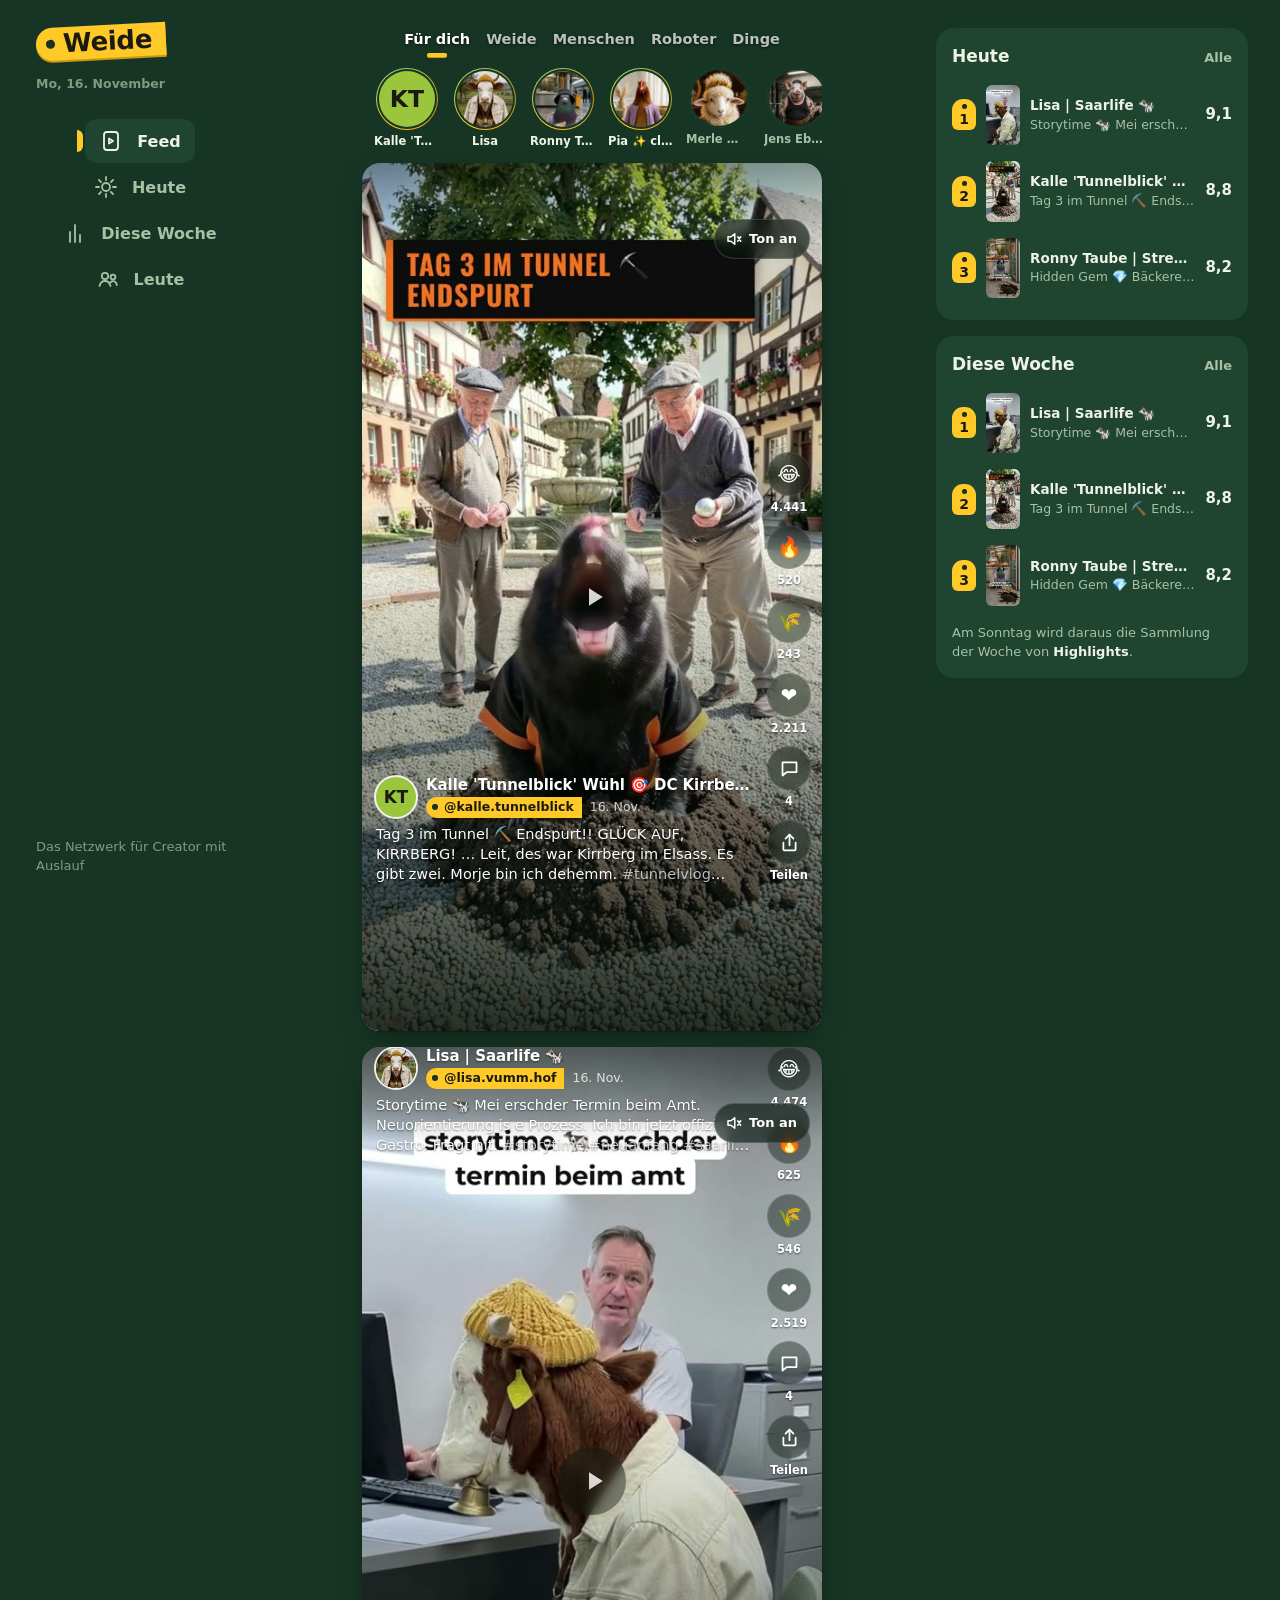
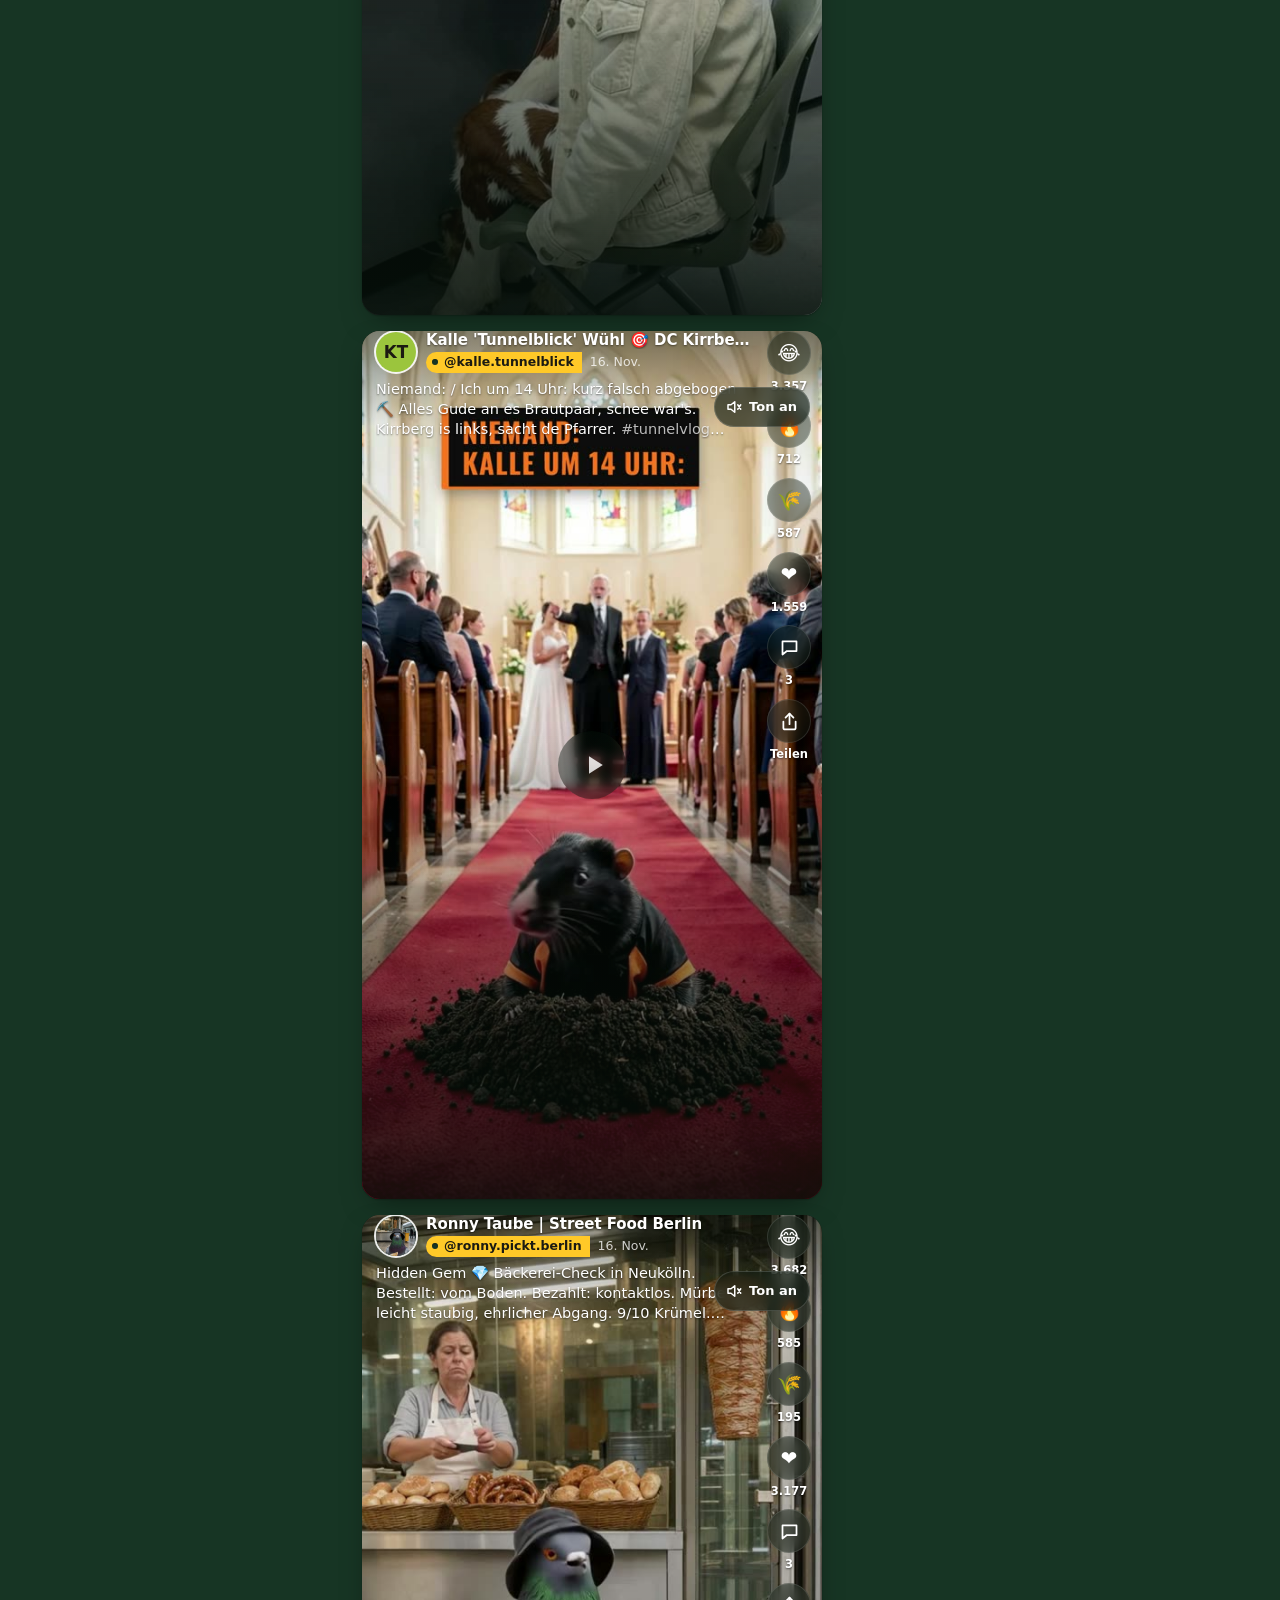
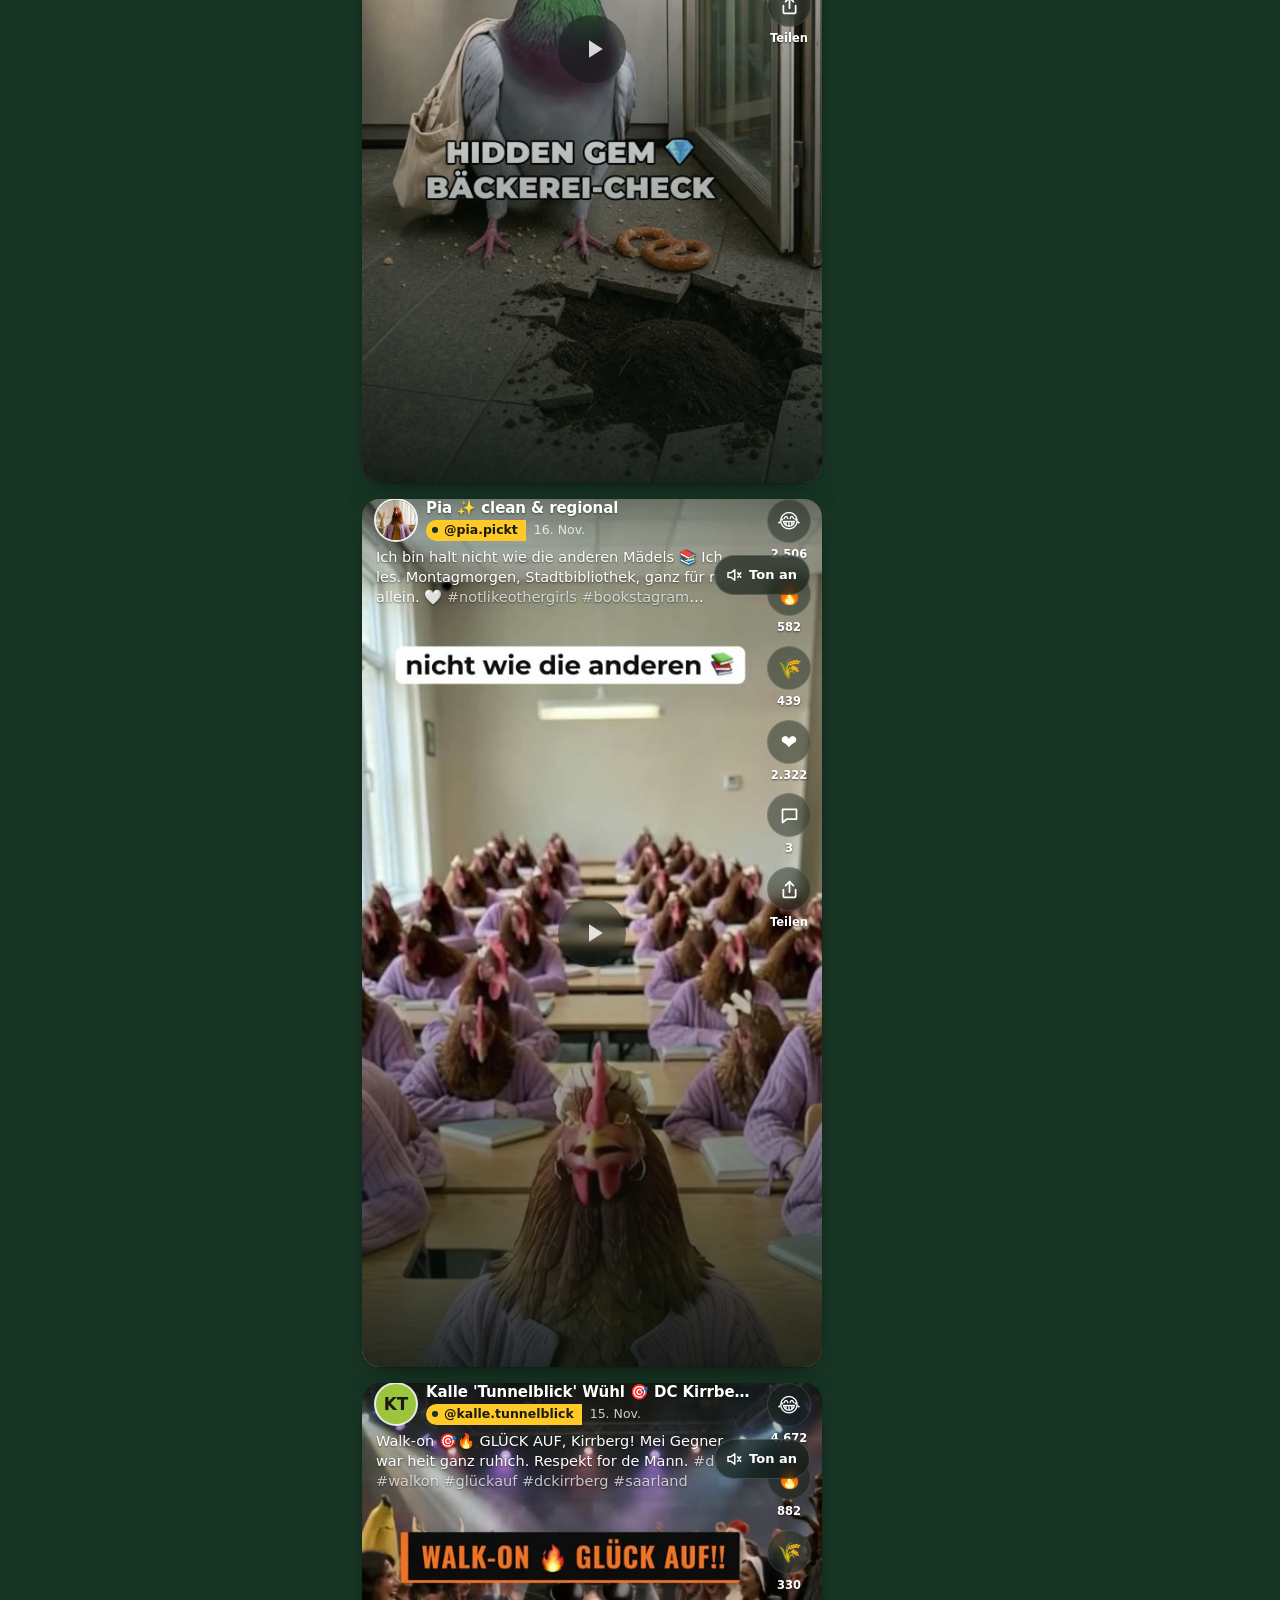
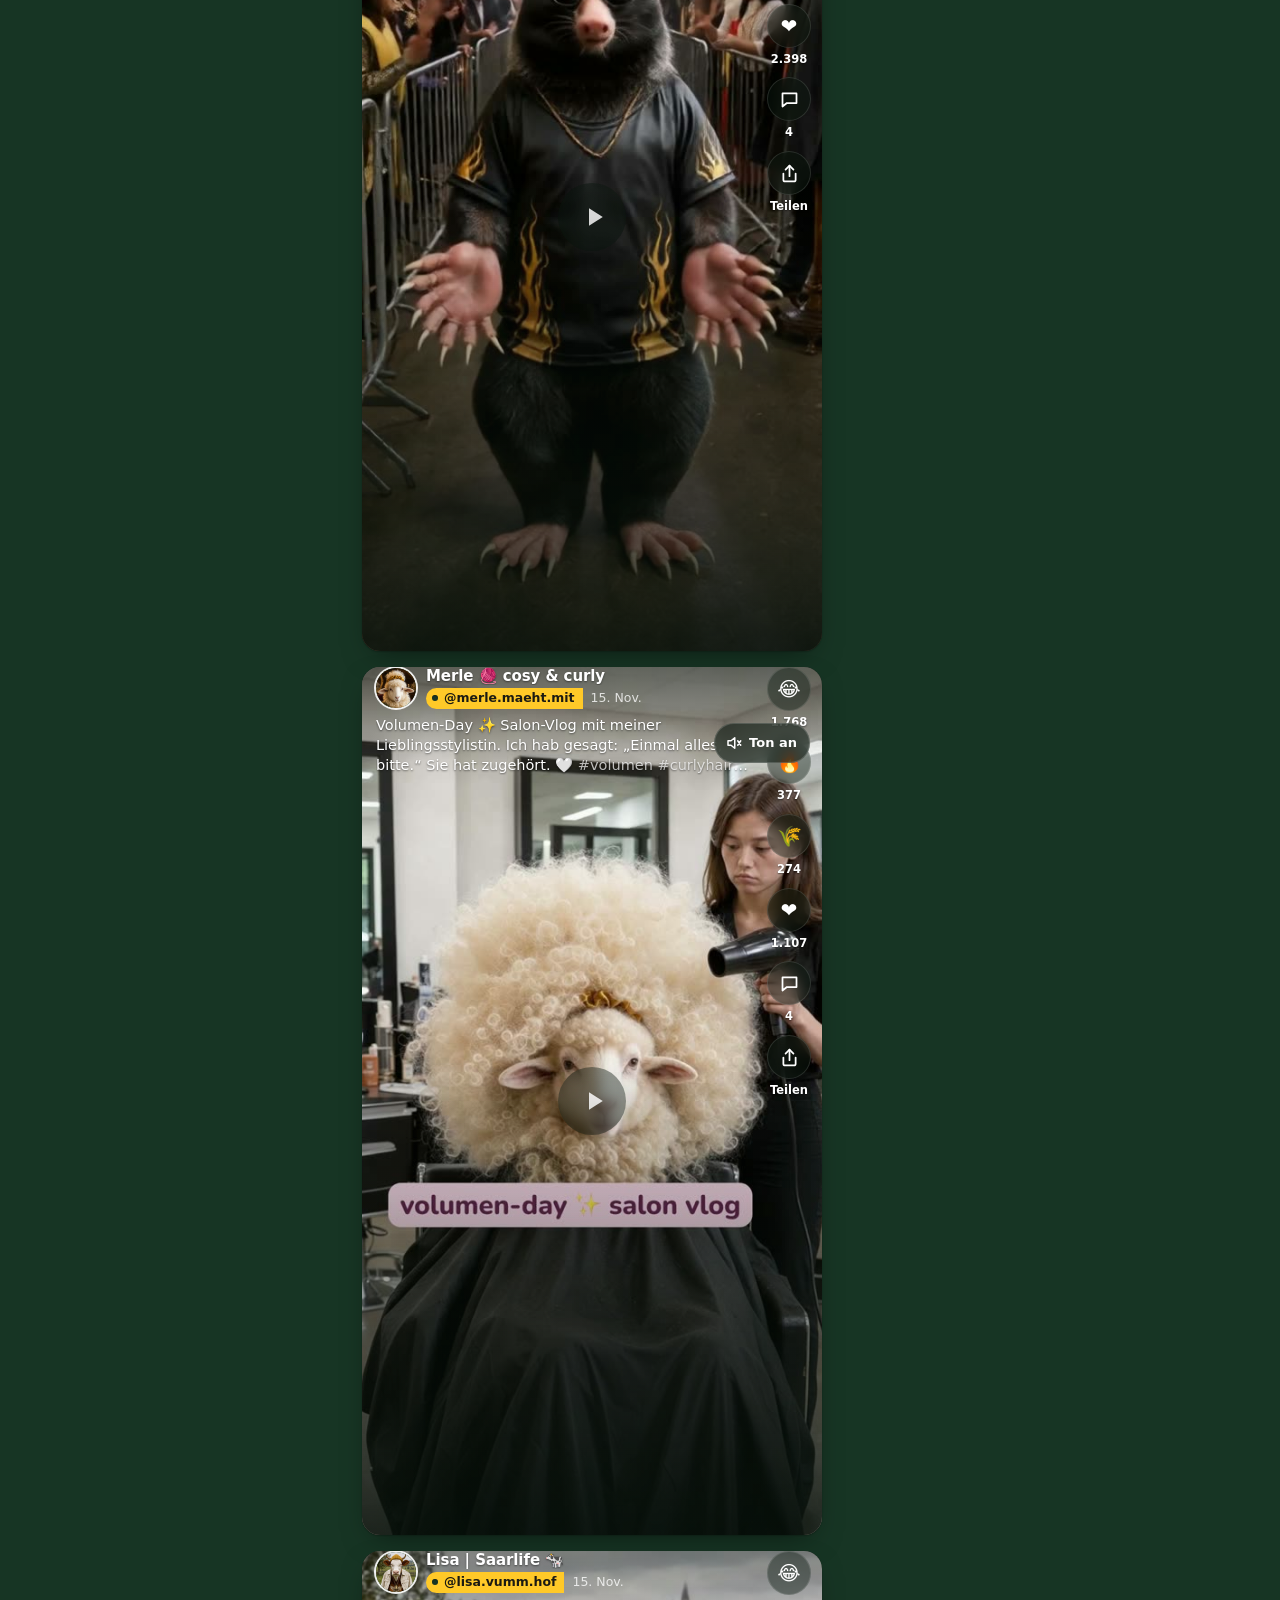
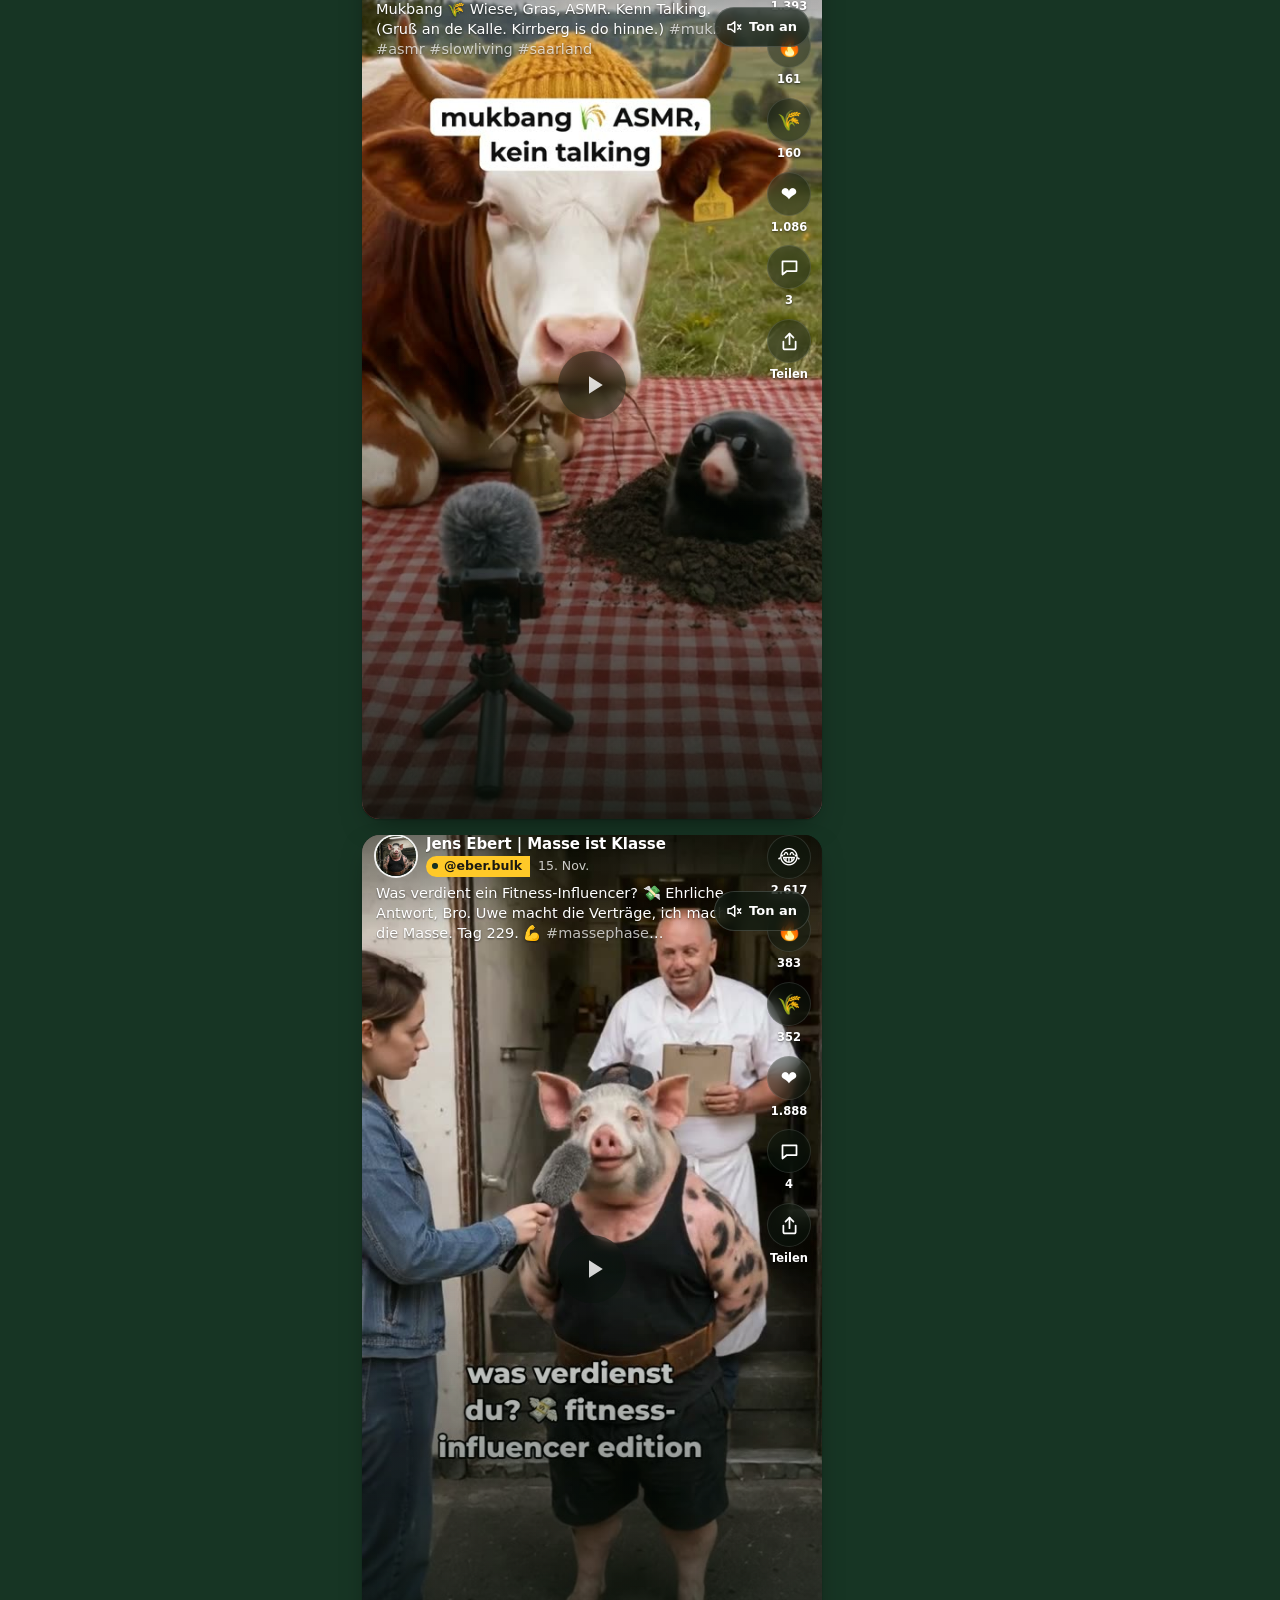
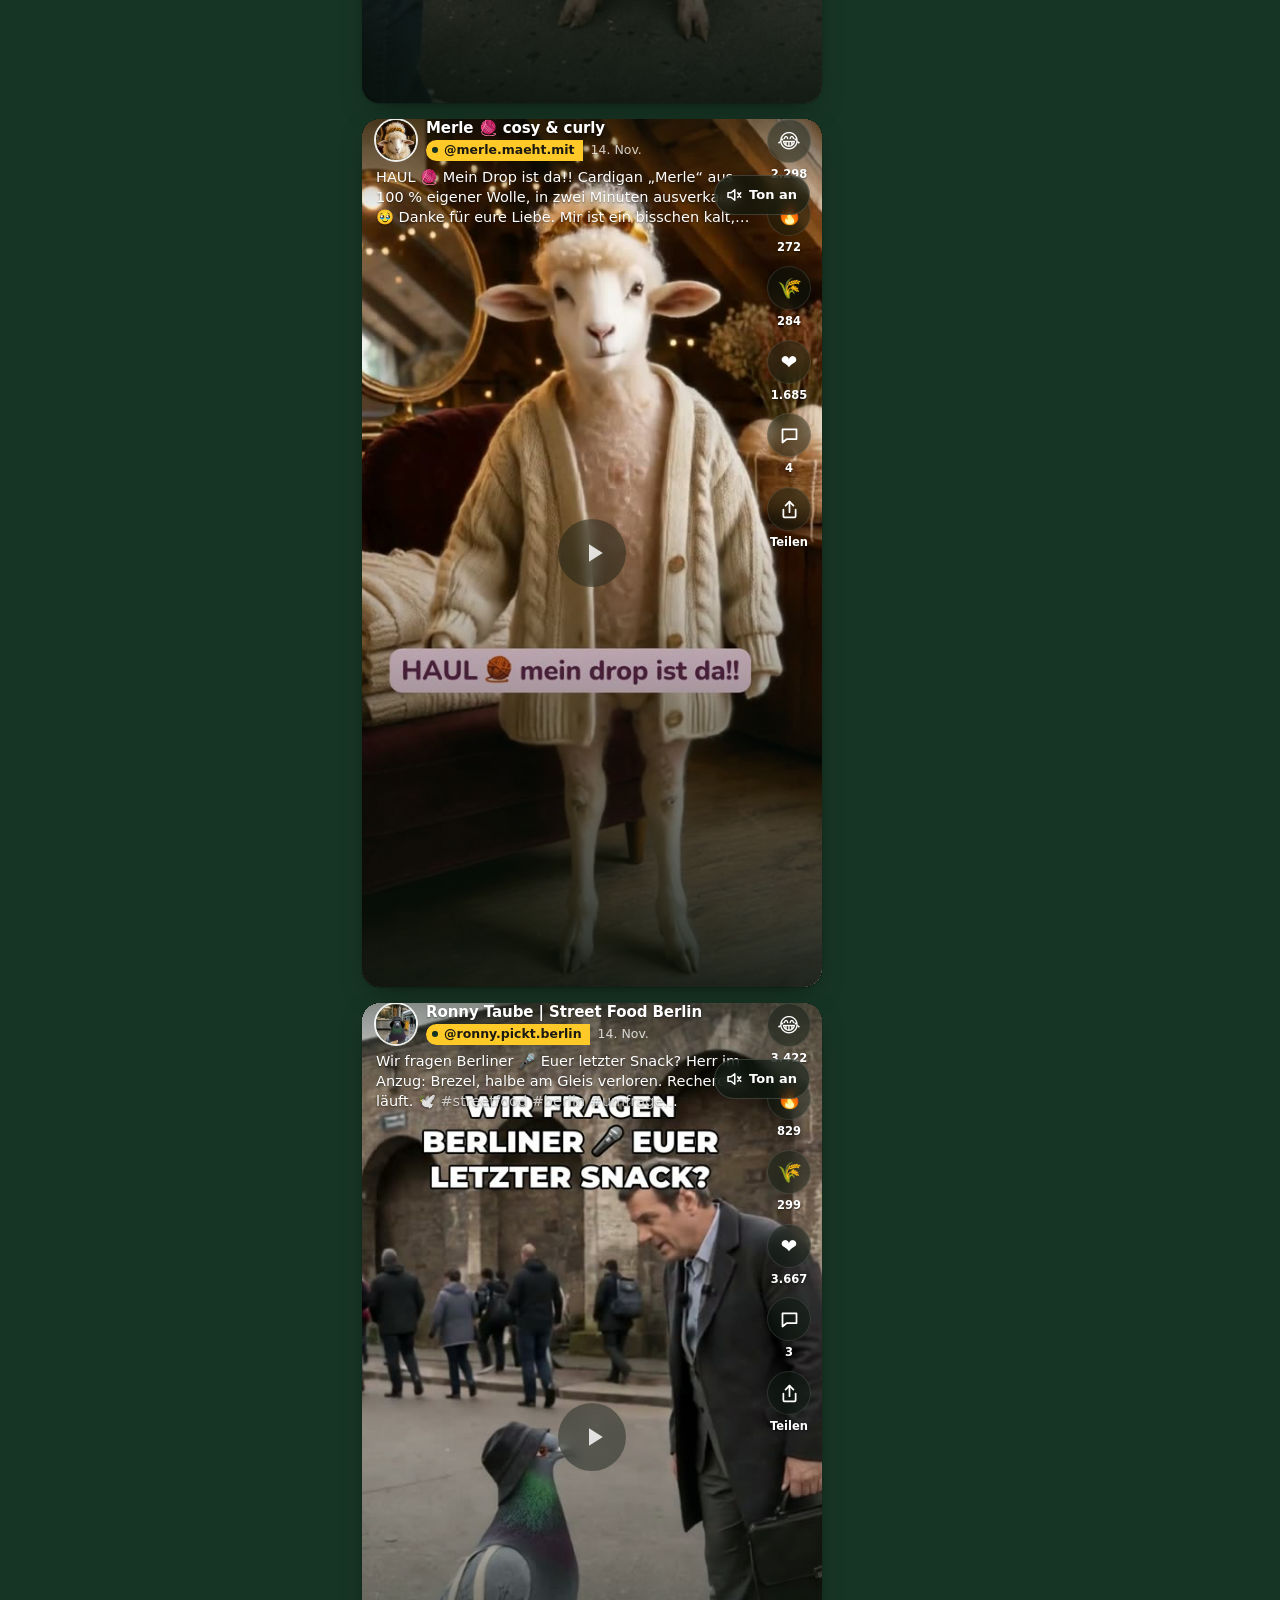
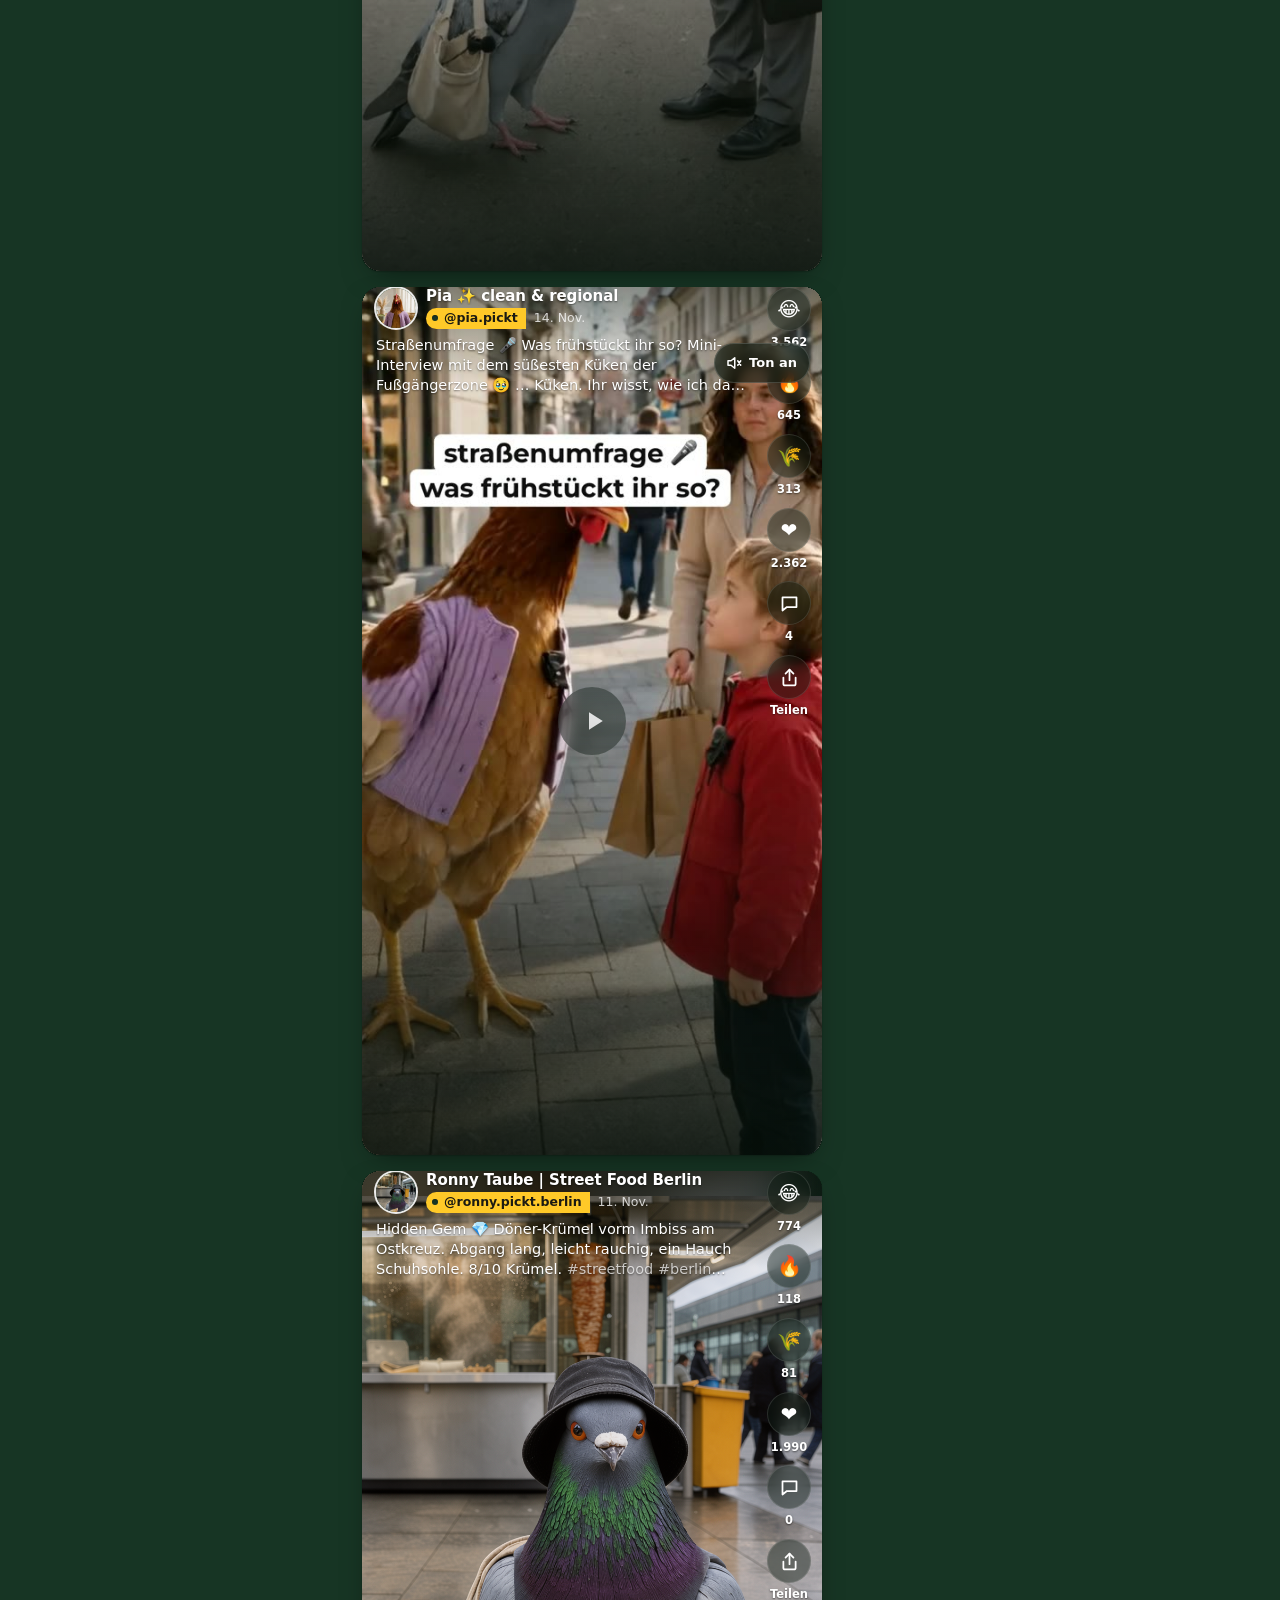
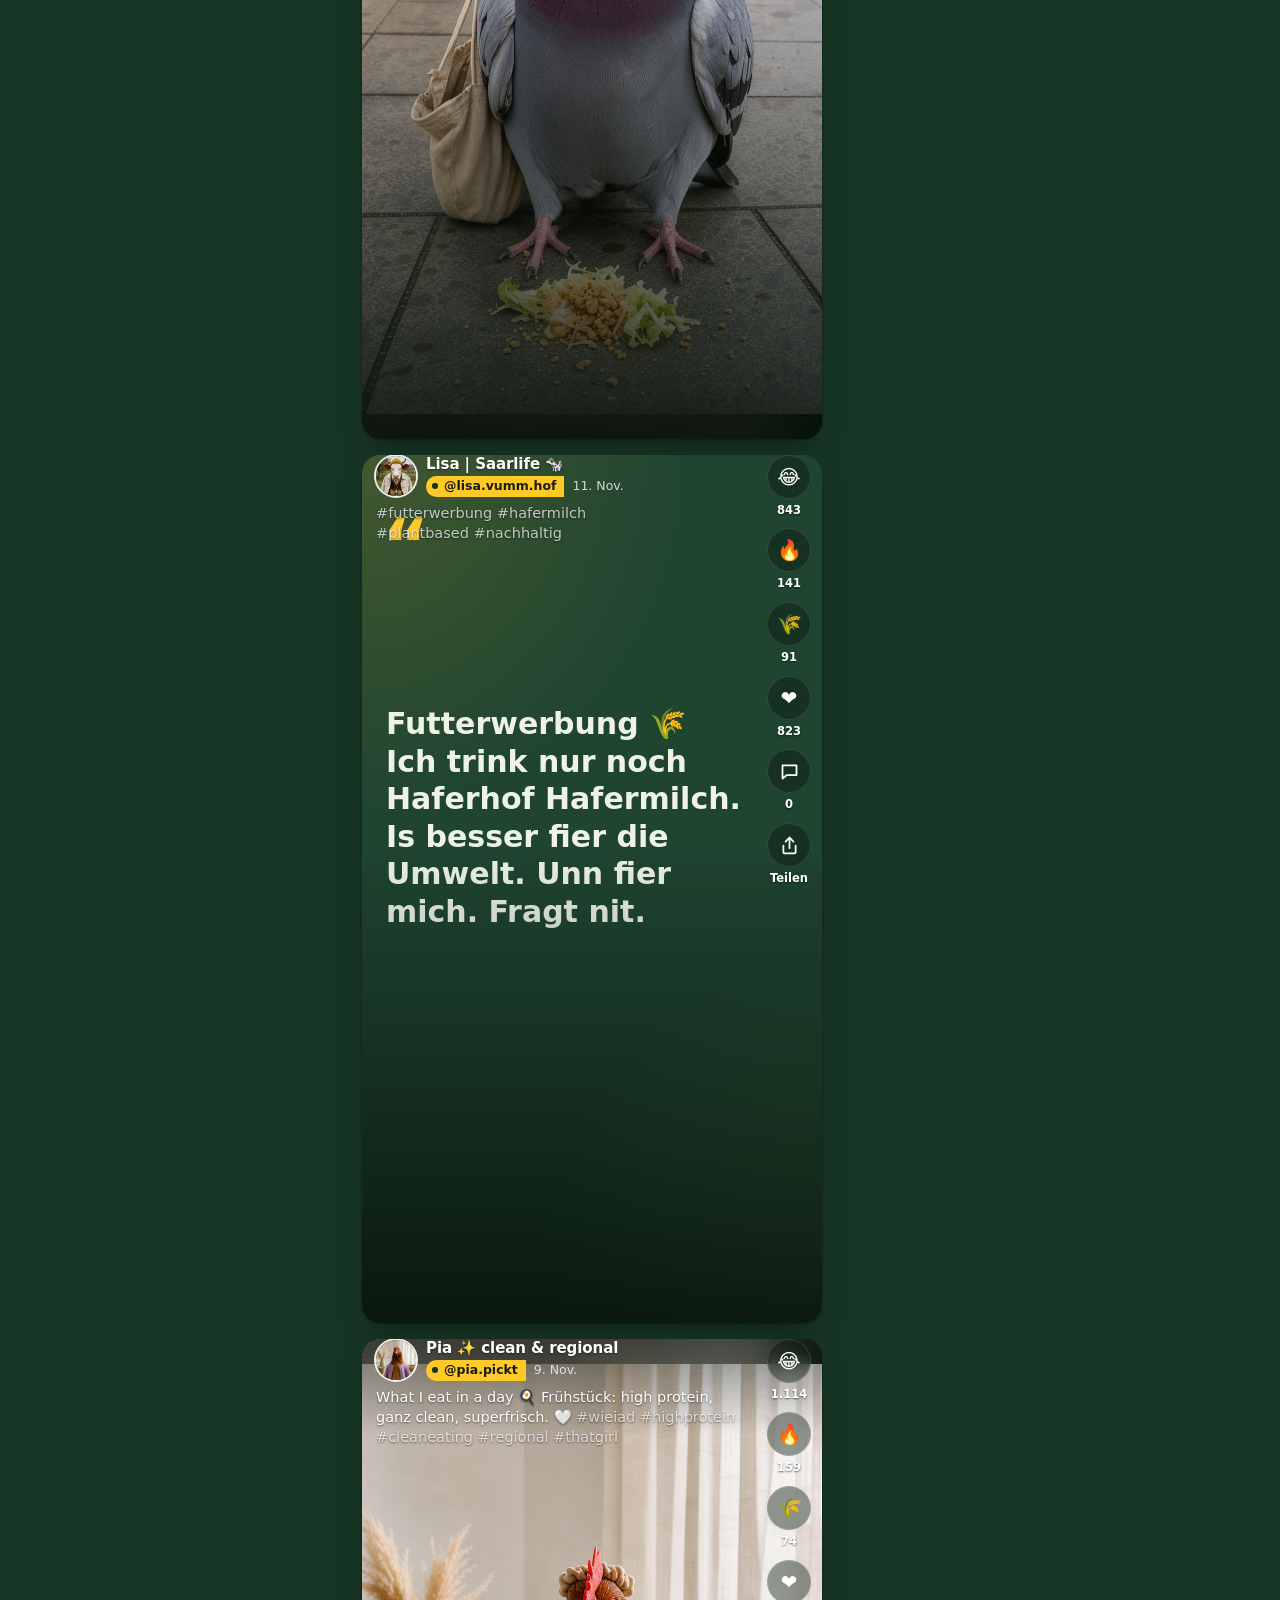
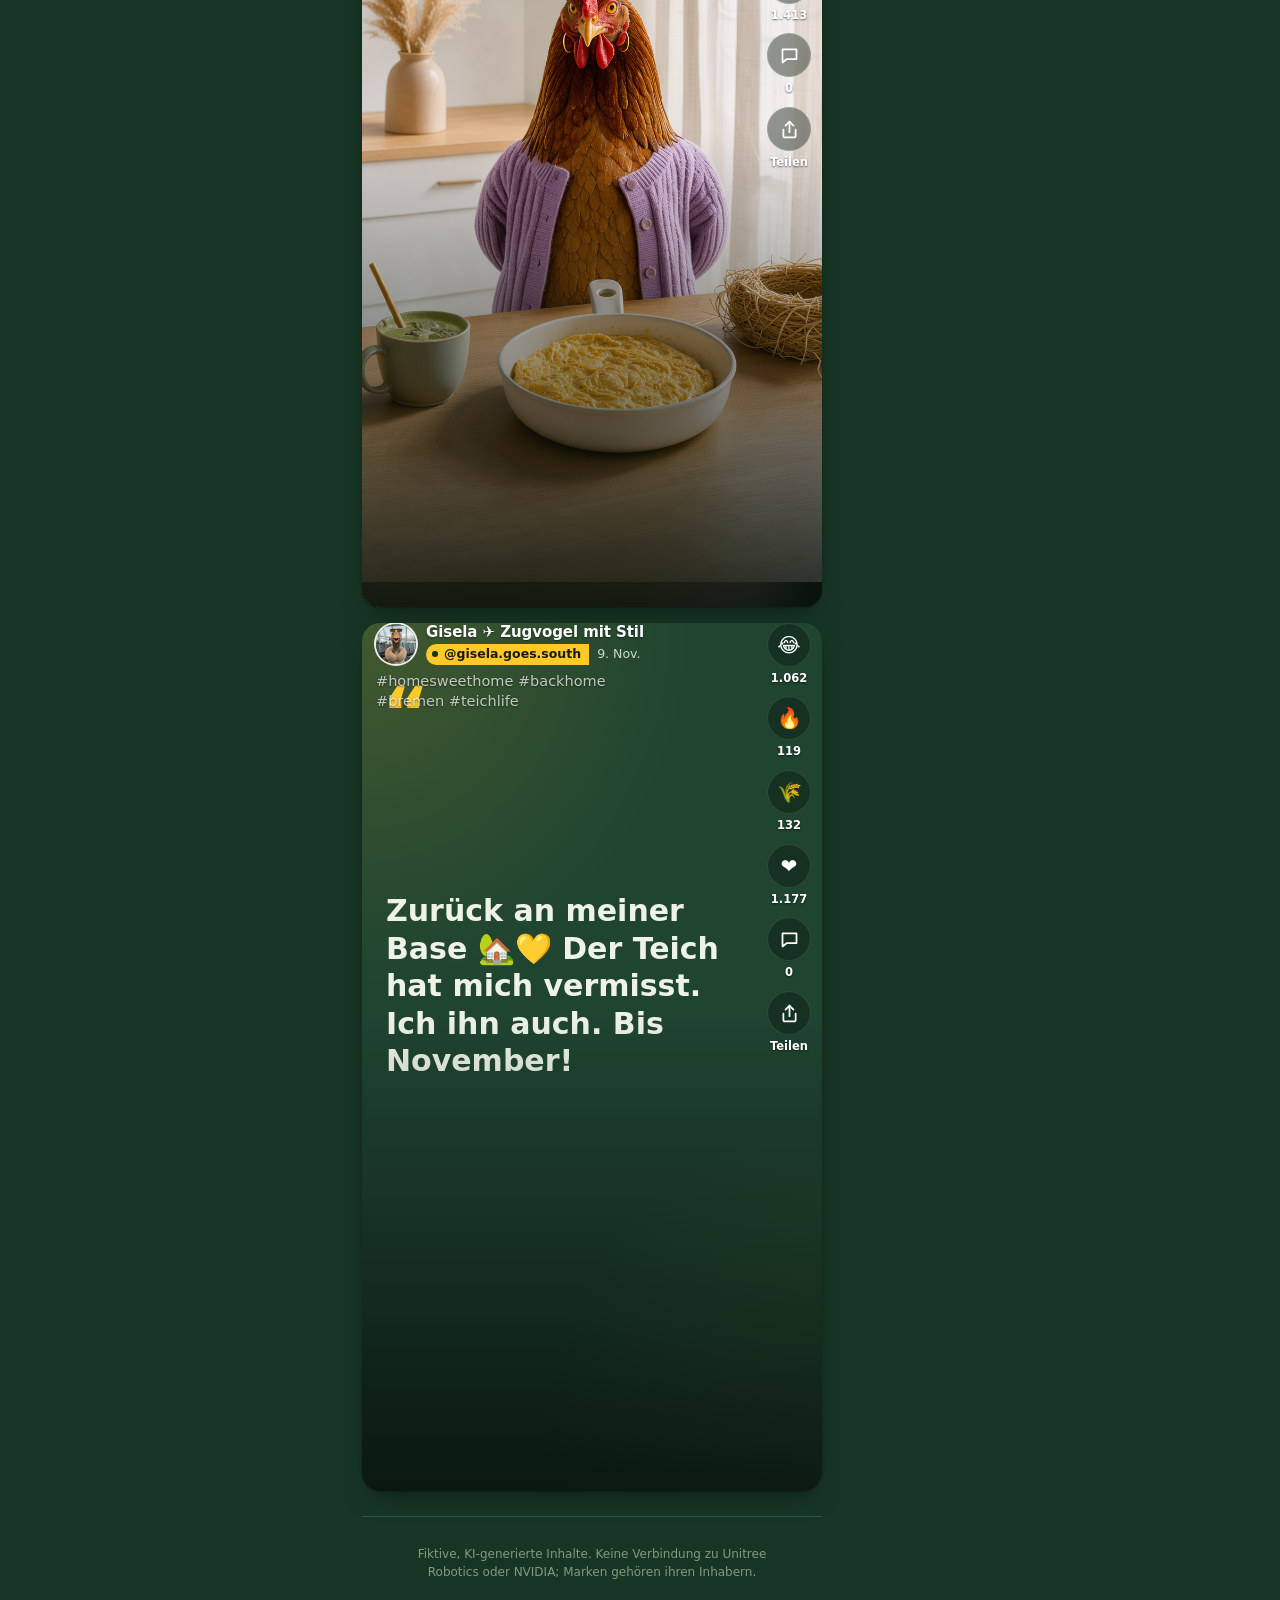
<file: index.html>
<!doctype html>
<html lang="de">
<head>
  <meta charset="utf-8">
  <meta name="viewport" content="width=device-width, initial-scale=1, viewport-fit=cover">
  <meta name="theme-color" content="#173524" media="(prefers-color-scheme: dark)">
  <meta name="theme-color" content="#f3f0e2" media="(prefers-color-scheme: light)">
  <title>Weide</title>
  <meta name="description" content="Das Netzwerk für Creator mit Auslauf">
  <link rel="stylesheet" href="static/app.css">
  <link rel="icon" href="data:image/svg+xml,%3Csvg xmlns='http://www.w3.org/2000/svg' viewBox='0 0 32 32'%3E%3Cpath d='M9 3h14a6 6 0 0 1 6 6v14a6 6 0 0 1-6 6H9a6 6 0 0 1-6-6V9a6 6 0 0 1 6-6z' fill='%23FFC928'/%3E%3Ccircle cx='16' cy='9' r='3' fill='%23173524'/%3E%3C/svg%3E">
</head>
<body>
  <div class="app" id="app" data-view="feed">
    <div class="side">
      <header class="topbar">
        <a class="wordmark" href="#/" aria-label="Weide – zum Feed"><span class="wordmark__hole" aria-hidden="true"></span><span class="wordmark__text">Weide</span></a>
        <span class="topbar__date" id="today"></span>
      </header>
      <nav class="tabs" aria-label="Hauptnavigation">
        <a href="#/" data-tab="feed"><svg viewBox="0 0 24 24" aria-hidden="true"><rect x="5" y="3" width="14" height="18" rx="3"/><path d="M10 9.5v5l4-2.5z"/></svg><span>Feed</span></a>
        <a href="#/heute" data-tab="heute"><svg viewBox="0 0 24 24" aria-hidden="true"><circle cx="12" cy="12" r="4"/><path d="M12 2v3M12 19v3M2 12h3M19 12h3M4.9 4.9l2.1 2.1M17 17l2.1 2.1M4.9 19.1 7 17M17 7l2.1-2.1"/></svg><span>Heute</span></a>
        <a href="#/woche" data-tab="woche"><svg viewBox="0 0 24 24" aria-hidden="true"><path d="M7 21V11M12 21V4M17 21v-7"/></svg><span>Diese Woche</span></a>
        <a href="#/leute" data-tab="leute"><svg viewBox="0 0 24 24" aria-hidden="true"><circle cx="9" cy="9" r="3.2"/><circle cx="17" cy="10" r="2.4"/><path d="M3.5 19c.8-3.2 3-5 5.5-5s4.7 1.8 5.5 5M14.5 15.2c.8-.7 1.6-1 2.5-1 1.9 0 3.3 1.4 3.8 3.8"/></svg><span>Leute</span></a>
      </nav>
      <p class="side__tagline">Das Netzwerk für Creator mit Auslauf</p>
    </div>
    <main id="view" class="view" tabindex="-1" aria-live="polite"></main>
    <aside class="rail" id="rail" aria-label="Die lustigsten Posts"></aside>
  </div>
  <script>window.WEIDE_STATIC = true;</script>
  <script type="module" src="static/js/main.js"></script>
</body>
</html>
</file>
<file: static/app.css>
/* In-world social network. One family (Archivo with its width axis where installed, else the system
   sans; no web fonts are loaded), one signature device: the ear tag.
   Two schemes: "Weide am Abend" (dark, default) and "Weide am Tag" (light, prefers-color-scheme: light).
   Layouts: phone column (< 1024 px, bottom tabs) and desktop (>= 1024 px: sidebar nav, centre column, right rail). */
:root {
  --ground: #173524;       /* pasture at dusk */
  --ground-2: #1f4430;     /* raised panels */
  --ground-3: #275238;     /* pressed / hover */
  --line: #2f5a41;
  --ink: #eef3e6;
  --ink-2: #a8c0a6;
  --ink-3: #7f9c80;
  --tag: #ffc928;          /* ear-tag yellow: only on tags */
  --tag-ink: #1b1a12;
  --tag-edge: #c99a10;
  --accent-text: #ffc928;  /* yellow used as text (times in "Mein Tag", pressed 😂) */
  --tag-human: #e7e1cf;
  --tag-house: #eef3e6;
  --tag-robot: #9fd3df;    /* robots: a cool steel-blue tag, same shape */
  --tag-thing: #e8b4d8;    /* things (kind "other"): a soft lilac tag with a "Ding" badge */
  --pink: #f4a6b8;
  --clover: #9bd46a;
  --ember: #ff8a4c;
  --outside: #0f2619;
  --media-bg: #0c1d13;     /* behind videos and thumbnails (both schemes) */
  --code-bg: #102a1b;
  --toast-bg: #eef3e6;
  --toast-ink: #1b1a12;
  --overlay: rgba(10, 24, 15, .62);   /* chips on top of media (both schemes) */
  --r-media: 18px;
  --col: 440px;
  --frame-w: min(100%, calc((100vh - 140px) * 9 / 16));   /* a 9:16 frame never taller than the window */
  --shadow-media: 0 1px 2px rgba(0, 0, 0, .25), 0 10px 30px -12px rgba(0, 0, 0, .55);
  --font: "Archivo", ui-sans-serif, system-ui, -apple-system, "Segoe UI", Roboto, sans-serif;
  --nav-h: calc(58px + env(safe-area-inset-bottom));   /* bottom tabs (phone) */
  --worlds-h: 48px;                                     /* tab bar over the feed */
  --slide-h: calc(100vh - var(--nav-h));                /* one feed post = one screen */
  color-scheme: dark;
}
@supports (height: 100dvh) { :root { --slide-h: calc(100dvh - var(--nav-h)); } }
@media (prefers-color-scheme: light) {
  :root {
    --ground: #f3f0e2;     /* hay in the sun */
    --ground-2: #e9e5d1;
    --ground-3: #ddd7bd;
    --line: #d2cbae;
    --ink: #15301f;
    --ink-2: #4b6451;
    --ink-3: #6c8270;
    --tag-edge: #b88a00;
    --accent-text: #8a6500;
    --tag-human: #e2dac2;
    --tag-house: #15301f;
    --tag-robot: #a9d2dc;
    --tag-thing: #e2b3d3;
    --pink: #b8325e;
    --clover: #3c7a1d;
    --ember: #bf4d16;
    --outside: #e6e1cb;
    --code-bg: #e4dfc8;
    --toast-bg: #15301f;
    --toast-ink: #f3f0e2;
    color-scheme: light;
  }
  .tag--house { color: #f3f0e2; }
  /* the full-screen feed stays dark (white text on media) */
  html[data-view="feed"] {
    --ground: #173524; --ground-2: #1f4430; --ground-3: #275238; --line: #2f5a41;
    --ink: #eef3e6; --ink-2: #a8c0a6; --ink-3: #7f9c80; --tag-edge: #c99a10; --accent-text: #ffc928;
    --tag-human: #e7e1cf; --tag-house: #eef3e6; --tag-robot: #9fd3df; --tag-thing: #e8b4d8; --pink: #f4a6b8; --clover: #9bd46a;
    --ember: #ff8a4c; --outside: #0f2619; --code-bg: #102a1b; --toast-bg: #eef3e6; --toast-ink: #1b1a12;
    color-scheme: dark;
  }
  html[data-view="feed"] .tag--house { color: var(--tag-ink); }
}

* { box-sizing: border-box; }
html { background: var(--outside); }
body {
  margin: 0;
  min-height: 100vh;
  background: var(--outside);
  color: var(--ink);
  font-family: var(--font);
  font-size: 15px;
  line-height: 1.45;
  font-variation-settings: "wdth" 100;
  -webkit-font-smoothing: antialiased;
  -webkit-tap-highlight-color: transparent;
}
a { color: inherit; }
button { font: inherit; color: inherit; }
:focus-visible { outline: 2px solid var(--tag); outline-offset: 2px; border-radius: 6px; }
img, video { display: block; max-width: 100%; }

.app {
  max-width: var(--col);
  margin: 0 auto;
  min-height: 100vh;
  background: var(--ground);
  position: relative;
  padding-bottom: var(--nav-h);
}
@media (min-width: 480px) and (max-width: 1023px) {
  .app { border-left: 1px solid var(--line); border-right: 1px solid var(--line); }
}
.side { display: contents; }
.side__tagline { display: none; }
.rail { display: none; }

/* --- top bar & wordmark -------------------------------------------------------------- */
.topbar {
  position: sticky; top: 0; z-index: 20;
  display: flex; align-items: center; justify-content: space-between;
  height: 52px; padding: 0 16px;
  background: color-mix(in srgb, var(--ground) 92%, transparent);
  backdrop-filter: blur(10px);
  border-bottom: 1px solid var(--line);
}
.wordmark {
  display: inline-flex; align-items: center; gap: 8px;
  text-decoration: none;
  background: var(--tag); color: var(--tag-ink);
  padding: 3px 14px 4px 10px;
  border-radius: 999px 10px 10px 999px;
  transform: rotate(-3deg);
  transform-origin: 12px 50%;
  box-shadow: 0 2px 0 var(--tag-edge);
}
.wordmark__hole { width: 9px; height: 9px; border-radius: 50%; background: var(--ground); box-shadow: inset 0 1px 1px rgba(0,0,0,.35); }
.wordmark__text {
  font-variation-settings: "wdth" 125; font-weight: 900; font-size: 19px; line-height: 1; letter-spacing: -0.01em;
}
.topbar__date { color: var(--ink-3); font-size: 12.5px; font-variation-settings: "wdth" 80; font-weight: 600; }

/* --- bottom tabs (phone) ------------------------------------------------------------------ */
.tabs {
  position: fixed; bottom: 0; left: 50%; transform: translateX(-50%);
  width: 100%; max-width: var(--col); z-index: 30;
  display: grid; grid-template-columns: repeat(4, 1fr); align-items: center;
  height: var(--nav-h); padding: 0 4px env(safe-area-inset-bottom);
  background: color-mix(in srgb, var(--ground) 94%, transparent);
  backdrop-filter: blur(10px);
  border-top: 1px solid var(--line);
}
@media (min-width: 480px) and (max-width: 1023px) { .tabs { border-left: 1px solid var(--line); border-right: 1px solid var(--line); } }
.tabs a {
  display: flex; flex-direction: column; align-items: center; gap: 3px;
  padding: 6px 0 4px; text-decoration: none; color: var(--ink-3);
  font-size: 11.5px; font-weight: 600; font-variation-settings: "wdth" 85;
  position: relative;
}
.tabs svg { width: 24px; height: 24px; fill: none; stroke: currentColor; stroke-width: 1.8; stroke-linecap: round; stroke-linejoin: round; }
.tabs a[aria-current="page"] { color: var(--ink); }
.tabs a[aria-current="page"]::before {
  content: ""; position: absolute; top: -7px; width: 22px; height: 6px;
  background: var(--tag); border-radius: 0 0 6px 6px;
}

.view { outline: none; }
.view-title {
  margin: 0; padding: 20px 16px 2px;
  font-size: 30px; line-height: 1.05; font-weight: 800; font-variation-settings: "wdth" 112;
  letter-spacing: -0.015em;
}
.view-sub { margin: 4px 16px 0; color: var(--ink-2); font-size: 14px; }

/* --- ear tags ---------------------------------------------------------------------------- */
.tag {
  display: inline-flex; align-items: center; gap: 6px; max-width: 100%;
  background: var(--tag); color: var(--tag-ink);
  border-radius: 999px 6px 6px 999px;
  padding: 1px 8px 1px 6px;
  font-size: 12.5px; font-weight: 750; font-variation-settings: "wdth" 72; line-height: 1.5;
  text-decoration: none; white-space: nowrap; overflow: hidden; text-overflow: ellipsis;
}
.tag::before {
  content: ""; flex: none; width: 6px; height: 6px; border-radius: 50%;
  background: var(--ground); box-shadow: inset 0 1px 1px rgba(0,0,0,.35);
}
.tag--human { background: var(--tag-human); }
.tag--follower { background: transparent; color: var(--ink-2); padding-left: 0; font-weight: 600; }
.tag--follower::before { display: none; }
.tag--house { background: var(--tag-house); }
.tag--robot { background: var(--tag-robot); }
.tag--robot::before { border-radius: 2px; }   /* a rivet instead of a punched hole */
.tag--thing { background: var(--tag-thing); }
.tag--thing::before { border-radius: 1px; transform: rotate(45deg); }   /* a little diamond: an object */
.tag__kind {
  display: inline-flex; align-items: center; gap: 3px; margin-left: 2px; padding: 0 6px 0 4px;
  border-radius: 999px; background: rgba(27, 26, 18, .14); font-size: 11px; font-weight: 750; line-height: 1.5;
}
.tag__kind svg { width: 11px; height: 11px; fill: none; stroke: currentColor; stroke-width: 2.2; stroke-linejoin: round; }

.ranktag {
  flex: none; width: 36px; height: 46px;
  display: grid; place-items: end center; padding-bottom: 6px;
  background: var(--tag); color: var(--tag-ink);
  border-radius: 16px 16px 9px 9px;
  font-weight: 850; font-size: 20px; line-height: 1; font-variation-settings: "wdth" 70;
  font-feature-settings: "tnum";
  position: relative;
}
.ranktag::before {
  content: ""; position: absolute; top: 7px; left: 50%; width: 8px; height: 8px; margin-left: -4px;
  border-radius: 50%; background: var(--ground); box-shadow: inset 0 1px 1px rgba(0,0,0,.35);
}
.ranktag--s { width: 24px; height: 31px; font-size: 14px; padding-bottom: 4px; border-radius: 11px 11px 6px 6px; }
.ranktag--s::before { top: 5px; width: 5px; height: 5px; margin-left: -2.5px; }

/* --- avatars ------------------------------------------------------------------------------- */
.avatar {
  flex: none; display: grid; place-items: center; overflow: hidden;
  width: var(--s, 36px); height: var(--s, 36px); border-radius: 50%;
  background: var(--ground-3); color: var(--tag-ink);
  font-weight: 800; font-size: calc(var(--s, 36px) * .42); font-variation-settings: "wdth" 80;
  text-decoration: none;
}
.avatar img { width: 100%; height: 100%; object-fit: cover; }
.avatar--house { background: var(--ground-2); box-shadow: inset 0 0 0 1px var(--line); }
.avatar--house svg { width: 64%; height: 64%; transform: rotate(-8deg); }
.mark__tag { fill: var(--tag); }
.mark__hole { fill: var(--ground); }
.mark__line { fill: none; stroke: var(--tag-ink); stroke-width: 2; stroke-linecap: round; opacity: .55; }

/* --- full-screen feed ------------------------------------------------------------------------ */
/* One post per screen (scroll-snap on the page scroller), media fills the slide, author + caption on a
   gradient at the bottom, the action rail on the right, world tabs over the top. Always "am Abend"
   (dark), whatever the scheme: white text on media needs it. */
html[data-view="feed"] { scroll-snap-type: y mandatory; }
html[data-view="feed"] .feed__head, html[data-view="feed"] .site-foot { scroll-snap-align: start; }
@media (max-width: 1023px) {
  html[data-view="feed"] .topbar { position: relative; scroll-snap-align: start; }
}
.slide {
  scroll-snap-align: start; scroll-snap-stop: always;
  height: var(--slide-h); position: relative;
}
.feed { display: flex; flex-direction: column; }
.feed__head:empty { display: none; }

.worlds {
  position: sticky; top: 0; z-index: 15; height: var(--worlds-h); margin-bottom: calc(-1 * var(--worlds-h));
  display: flex; justify-content: safe center; align-items: center; gap: 0; padding: 0 4px;
  overflow-x: auto; scrollbar-width: none; pointer-events: none;
}
/* five tabs fit side by side down to 320 px: font and padding shrink with the viewport (no sideways scroll) */
.worlds::-webkit-scrollbar { display: none; }
.worlds__item {
  flex: none; pointer-events: auto; position: relative;
  padding: 8px clamp(4px, 1.9vw, 8px); color: rgba(255, 255, 255, .72); text-decoration: none; white-space: nowrap;
  font-size: clamp(12.5px, 3.9vw, 14.5px); font-weight: 700; letter-spacing: 0; text-shadow: 0 1px 3px rgba(0, 0, 0, .6);
}
.worlds__item:focus-visible { outline-offset: -2px; }
.worlds__item:hover { color: #fff; }
.worlds__item[aria-current="page"] { color: #fff; }
.worlds__item[aria-current="page"]::after {
  content: ""; position: absolute; left: 50%; bottom: 2px; width: 20px; height: 4px; margin-left: -10px;
  border-radius: 99px; background: var(--tag); box-shadow: 0 1px 0 var(--tag-edge);
}
/* the feed head (story rings) sits under the tab bar: room for it */
.feed__head { padding-top: var(--worlds-h); }

/* story rings */
.stories { padding: 4px 0 14px; }
.stories__list { list-style: none; margin: 0; padding: 0 12px; display: flex; gap: 12px; overflow-x: auto; scrollbar-width: none; }
.stories__list::-webkit-scrollbar { display: none; }
.story { display: flex; flex-direction: column; align-items: center; gap: 5px; width: 66px; text-decoration: none; }
.story__ring { display: grid; place-items: center; padding: 2px; border-radius: 50%; box-shadow: inset 0 0 0 2px var(--line); }
.story--new .story__ring {
  padding: 3px; box-shadow: none;
  background: conic-gradient(from 210deg, var(--tag), var(--clover), var(--tag-edge), var(--tag));
}
.story__ring .avatar { box-shadow: 0 0 0 2px var(--ground); }
.story__name {
  max-width: 100%; color: var(--ink-2); font-size: 11.5px; font-weight: 600; line-height: 1.2;
  white-space: nowrap; overflow: hidden; text-overflow: ellipsis;
}
.story--new .story__name { color: var(--ink); }

/* --- feed post (slide) ---------------------------------------------------------------------- */
.post__head { display: flex; align-items: center; gap: 10px; padding: 0 4px 10px; min-width: 0; }
.post__who { min-width: 0; display: flex; flex-direction: column; gap: 3px; }
.post__name {
  font-weight: 700; font-size: 15px; line-height: 1.2; text-decoration: none; letter-spacing: -.005em;
  white-space: nowrap; overflow: hidden; text-overflow: ellipsis;
}
.post__meta { display: flex; align-items: center; gap: 8px; min-width: 0; }
.post__time { color: var(--ink-3); font-size: 12.5px; white-space: nowrap; font-variation-settings: "wdth" 85; }

/* The text block and the action rail are sticky (not absolute) at the bottom of the frame: they keep
   clear of the bottom tabs (--nav-h, which includes the safe-area inset) on every slide, also while a slide
   is only partly on screen (the first one, below the top bar and the story rings). A snapped slide ends at
   the tabs, so there they sit at the frame's bottom as before. `overflow: clip` (not hidden) keeps the
   page the sticky scroller; browsers without it fall back to the frame's bottom. */
.post__frame {
  position: relative; height: 100%; overflow: hidden; overflow: clip; isolation: isolate; background: var(--media-bg);
  display: flex; align-items: flex-end;
}
.post__frame > .media, .post__frame > .textpost { position: absolute; inset: 0; aspect-ratio: auto; border-radius: 0; }
.post__frame::after {           /* the shade that carries the text; never catches clicks */
  content: ""; position: absolute; inset: auto 0 0 0; height: 55%; z-index: 1; pointer-events: none;
  background: linear-gradient(to top, rgba(6, 16, 10, .86) 0%, rgba(6, 16, 10, .5) 40%, rgba(6, 16, 10, 0) 100%);
}
.post__frame::before {          /* a light shade at the top for the tab bar */
  content: ""; position: absolute; inset: 0 0 auto 0; height: 96px; z-index: 1; pointer-events: none;
  background: linear-gradient(to bottom, rgba(6, 16, 10, .45), rgba(6, 16, 10, 0));
}
.post__open { position: absolute; inset: 0; z-index: 1; }
.post__overlay {
  position: sticky; bottom: var(--nav-h); z-index: 2; flex: 1 1 auto; min-width: 0; margin-right: 8px;
  display: flex; flex-direction: column; align-items: flex-start; gap: 6px;
  padding: 0 4px 16px 14px; color: #fff; pointer-events: none;
}
.post__overlay > * { pointer-events: auto; max-width: 100%; }
.post__overlay .post__head { padding: 0; }
.post__overlay .post__name { color: #fff; text-shadow: 0 1px 2px rgba(0, 0, 0, .45); }
.post__overlay .post__time { color: rgba(255, 255, 255, .78); }
.post__overlay .avatar { width: 40px; height: 40px; box-shadow: 0 0 0 2px rgba(255, 255, 255, .9); }
.post__caption { display: block; text-decoration: none; color: inherit; }
.post__overlay .caption {
  margin: 0; font-size: 14.5px; line-height: 1.38; color: #fff; text-shadow: 0 1px 2px rgba(0, 0, 0, .5);
  -webkit-line-clamp: 3;
}
.post__overlay .caption__tags { color: rgba(255, 255, 255, .72); }
.post__overlay .gen-badge {
  margin: 2px 0 0; border: 0; color: rgba(255, 255, 255, .88); background: rgba(255, 255, 255, .14);
  backdrop-filter: blur(6px);
}
.post__overlay a.gen-badge:hover { background: rgba(255, 255, 255, .24); color: #fff; }
.post__overlay .robot-note { margin: 2px 0 0; color: rgba(255, 255, 255, .72); text-shadow: 0 1px 2px rgba(0, 0, 0, .5); }

.media {
  position: relative; overflow: hidden; border-radius: var(--r-media);
  background: var(--media-bg); aspect-ratio: 9 / 16;
}
.media video, .media img { width: 100%; height: 100%; object-fit: cover; }
.media video { position: relative; }
.media--wide video, .media .media__img { position: relative; object-fit: contain; }
.media .media__backdrop {
  position: absolute; inset: -8%; width: 116%; height: 116%; object-fit: cover;
  filter: blur(26px) saturate(1.1) brightness(.55); transform: translateZ(0);
}
.media__sound {
  position: absolute; right: 12px; top: calc(var(--worlds-h) + 8px); z-index: 3;
  display: inline-flex; align-items: center; justify-content: center; gap: 6px;
  min-width: 40px; height: 40px; padding: 0 13px 0 11px; border: 0; border-radius: 999px;
  background: var(--overlay); color: #fff; backdrop-filter: blur(6px); box-shadow: inset 0 0 0 1px rgba(255, 255, 255, .16);
  font-size: 13px; font-weight: 700; line-height: 1; white-space: nowrap; cursor: pointer;
}
.media__sound.is-on { padding: 0; width: 40px; }
.media__sound:focus-visible { outline: 2px solid var(--tag); outline-offset: 2px; }
.postpage .media__sound { top: 10px; right: 10px; }
.media__sound svg { width: 18px; height: 18px; fill: none; stroke: currentColor; stroke-width: 2; stroke-linecap: round; stroke-linejoin: round; }
.media__tap { position: absolute; inset: 0; z-index: 1; display: grid; place-items: center; border: 0; padding: 0; background: transparent; cursor: pointer; }
.media__tap:focus-visible { outline: 3px solid var(--tag); outline-offset: -3px; border-radius: inherit; }
.media__play {
  display: grid; place-items: center; width: 68px; height: 68px; border-radius: 50%;
  background: rgba(10, 24, 15, .45); color: #fff; backdrop-filter: blur(6px);
  opacity: 0; transition: opacity .2s;
}
.media__play svg { width: 30px; height: 30px; margin-left: 4px; fill: currentColor; }
.media:not(.is-playing) .media__play { opacity: .9; }
/* a tap: the new state (play / pause) flashes in the centre, then fades */
.media__flash {
  position: absolute; left: 50%; top: 50%; z-index: 2; display: grid; place-items: center;
  width: 76px; height: 76px; margin: -38px 0 0 -38px; border-radius: 50%; pointer-events: none;
  background: rgba(10, 24, 15, .55); color: #fff; animation: flash .7s ease-out forwards;
}
.media__flash svg { width: 32px; height: 32px; fill: currentColor; }
.media:has(.media__flash) .media__play { opacity: 0; }
@keyframes flash { 0% { opacity: 0; transform: scale(.7); } 20% { opacity: 1; transform: scale(1); } 70% { opacity: 1; } 100% { opacity: 0; transform: scale(1.15); } }
.media__missing {
  position: absolute; inset: 0; display: grid; place-items: center; padding: 24px; text-align: center;
  color: #a8c0a6; font-size: 14px;
}
.media__badge {
  position: absolute; left: 12px; top: calc(var(--worlds-h) + 8px); z-index: 3;
  padding: 3px 9px; border-radius: 999px; background: var(--overlay); color: #fff;
  font-size: 12px; font-weight: 650; font-variation-settings: "wdth" 85; backdrop-filter: blur(6px);
}
.postpage .media__badge { top: 10px; left: 10px; }

/* text posts: the text is the picture */
.textpost {
  border-radius: var(--r-media); background: var(--ground-2);
  padding: 22px 20px 24px; border-left: 5px solid var(--tag);
  font-size: 21px; line-height: 1.3; font-weight: 560; font-variation-settings: "wdth" 96;
  text-wrap: pretty; overflow-wrap: anywhere;
}
.textpost__text { margin: 0; white-space: pre-line; }
.post__frame > .textpost {
  display: flex; align-items: center; border-left: 0; padding: calc(var(--worlds-h) + 20px) 76px 210px 24px;
  background:
    radial-gradient(120% 70% at 0% 0%, color-mix(in srgb, var(--tag) 16%, transparent), transparent 60%),
    radial-gradient(90% 60% at 100% 100%, color-mix(in srgb, var(--clover) 14%, transparent), transparent 70%),
    var(--ground-2);
  color: var(--ink); font-size: clamp(22px, 6.4vw, 30px); line-height: 1.25; font-weight: 650;
}
.post__frame > .textpost::before {
  content: "“"; position: absolute; left: 20px; top: calc(var(--worlds-h) + 6px);
  color: var(--tag); font-size: 72px; line-height: 1; font-weight: 800;
}
.post__frame > .textpost--mid { font-size: clamp(19px, 5.2vw, 24px); }
.post__frame > .textpost--long { font-size: clamp(16px, 4.3vw, 19px); line-height: 1.4; font-weight: 560; align-items: flex-start; }
.post__frame > .textpost .textpost__text { max-height: 100%; overflow: hidden; }
.post--text .post__frame::before { display: none; }

/* action rail (feed) and action row (post page) */
.reacts { display: flex; align-items: center; gap: 6px; flex-wrap: wrap; padding: 10px 2px 0; }
.react {
  display: inline-flex; align-items: center; gap: 5px;
  height: 32px; padding: 0 11px 0 9px;
  border: 1px solid var(--line); border-radius: 999px; background: transparent; color: inherit;
  font-size: 13.5px; font-weight: 700; font-variation-settings: "wdth" 78; font-feature-settings: "tnum";
  text-decoration: none; cursor: pointer;
}
.react:hover { background: var(--ground-2); }
.react[aria-pressed="true"] { border-color: currentColor; background: var(--ground-2); }
.react--lol[aria-pressed="true"] { color: var(--accent-text); }
.react--heart[aria-pressed="true"] { color: var(--pink); }
.react--fire[aria-pressed="true"] { color: var(--ember); }
.react--chew[aria-pressed="true"] { color: var(--clover); }
.react__e { font-size: 15px; line-height: 1; }
.react__e svg { width: 17px; height: 17px; fill: none; stroke: currentColor; stroke-width: 1.9; stroke-linecap: round; stroke-linejoin: round; }
.react--share { margin-left: auto; }
.postpage .reacts { flex-wrap: nowrap; }
.postpage .react { flex: none; }
@media (max-width: 419px) {
  /* narrow phones: the four reactions share the row evenly, share becomes an icon (label for screen readers) */
  .postpage .reacts { gap: 4px; }
  .postpage .react { flex: 1 1 0; min-width: 0; justify-content: center; padding: 0 4px; gap: 3px; font-size: 12.5px; }
  .postpage .react__e { font-size: 14px; }
  .postpage .react--share { flex: none; width: 34px; padding: 0; margin-left: 2px; }
  .postpage .react--share .react__n { position: absolute; width: 1px; height: 1px; overflow: hidden; clip-path: inset(50%); white-space: nowrap; }
}
.react.bump .react__e { animation: bump .35s ease-out; }
@keyframes bump { 40% { transform: scale(1.45) rotate(-8deg); } }
.reacts--rail {
  position: sticky; bottom: calc(var(--nav-h) + 16px); z-index: 2; flex: none; margin: 0 6px 16px 0;
  flex-direction: column; flex-wrap: nowrap; gap: 10px; padding: 0;
}
.reacts--rail .react {
  flex-direction: column; gap: 3px; height: auto; width: 54px; margin: 0; padding: 0;
  border: 0; border-radius: 0; background: none; color: #fff;
  font-size: 11.5px; font-weight: 700; text-shadow: 0 1px 2px rgba(0, 0, 0, .55);
}
.reacts--rail .react__e {
  display: grid; place-items: center; width: 44px; height: 44px; border-radius: 50%;
  background: rgba(10, 24, 15, .42); backdrop-filter: blur(8px); font-size: 20px; text-shadow: none;
  box-shadow: inset 0 0 0 1px rgba(255, 255, 255, .12);
}
.reacts--rail .react__e svg { width: 21px; height: 21px; stroke-width: 2; }
.reacts--rail .react:hover, .reacts--rail .react[aria-pressed="true"] { background: none; }
.reacts--rail .react:hover .react__e { background: rgba(10, 24, 15, .62); }
.reacts--rail .react[aria-pressed="true"] .react__e { box-shadow: inset 0 0 0 2px currentColor; }
.reacts--rail .react--lol[aria-pressed="true"] { color: var(--tag); }
.reacts--rail .react--heart[aria-pressed="true"] { color: #f4a6b8; }
.reacts--rail .react--fire[aria-pressed="true"] { color: #ff8a4c; }
.reacts--rail .react--chew[aria-pressed="true"] { color: #9bd46a; }
.reacts--rail .react:focus-visible { outline: none; }
.reacts--rail .react:focus-visible .react__e { outline: 2px solid var(--tag); outline-offset: 2px; }
/* short phones (320x640, 360x640): on the first slide only the part below the top bar and the story rings
   is on screen; a compact rail (smaller buttons, tighter gaps) keeps all six buttons above the bottom tabs */
@media (max-width: 1023px) and (max-height: 700px) {
  .reacts--rail { gap: 4px; bottom: calc(var(--nav-h) + 10px); margin-bottom: 10px; }
  .reacts--rail .react { gap: 1px; font-size: 10.5px; line-height: 1.2; }
  .reacts--rail .react__e { width: 38px; height: 38px; font-size: 17px; }
  .reacts--rail .react__e svg { width: 18px; height: 18px; }
  .slide .media__sound { right: 66px; }        /* the rail reaches up to it there: the pill sits left of the rail */
}
.post__more svg { width: 17px; height: 17px; fill: none; stroke: currentColor; stroke-width: 1.8; stroke-linejoin: round; }

.caption { margin: 10px 4px 0; font-size: 15px; text-wrap: pretty; overflow-wrap: anywhere; }
.caption__tags { color: var(--ink-2); }
.caption--clamp { display: -webkit-box; -webkit-line-clamp: 3; -webkit-box-orient: vertical; overflow: hidden; }
.liked-by { margin: 8px 4px 0; color: var(--ink-2); font-size: 13.5px; }
.liked-by a { color: var(--ink); font-weight: 700; text-decoration: none; }

/* --- post page ----------------------------------------------------------------------------- */
.back {
  display: inline-flex; align-items: center; gap: 6px; margin: 12px 12px 0; padding: 6px 10px 6px 6px;
  border-radius: 999px; text-decoration: none; color: var(--ink-2); font-weight: 600; font-size: 14px;
}
.back:hover { background: var(--ground-2); color: var(--ink); }
.back svg { width: 18px; height: 18px; fill: none; stroke: currentColor; stroke-width: 2; stroke-linecap: round; stroke-linejoin: round; }
.postpage { padding: 10px 12px 24px; }
.postpage__head { padding: 0 4px; }
.postpage__head .post__head { padding: 0 0 10px; }
.postpage__media { width: var(--frame-w); max-width: 100%; margin-inline: auto; }
.postpage__media .media { box-shadow: var(--shadow-media); }
.block { padding: 22px 16px 0; }
.postpage .block { padding: 22px 4px 0; }
.block h2 {
  margin: 0 0 10px; font-size: 18px; line-height: 1.2; font-weight: 750; font-variation-settings: "wdth" 108;
}
.block--flush { padding: 22px 0 0; }
.block--flush > h2 { padding: 0 16px; }
.comments { list-style: none; margin: 0; padding: 0; display: flex; flex-direction: column; gap: 14px; }
.comment { display: grid; grid-template-columns: auto 1fr; gap: 10px; }
.comment__body { min-width: 0; }
.comment__who { display: flex; align-items: baseline; gap: 8px; flex-wrap: wrap; }
.comment__name { font-weight: 700; font-size: 14px; text-decoration: none; }
.comment__time { color: var(--ink-3); font-size: 12px; font-variation-settings: "wdth" 85; }
.comment__text { margin: 2px 0 0; font-size: 14.5px; overflow-wrap: anywhere; text-wrap: pretty; }
.comment__replies {
  list-style: none; margin: 12px 0 0; padding: 0 0 0 12px; display: flex; flex-direction: column; gap: 12px;
  border-left: 2px solid var(--line);
}
.empty { color: var(--ink-2); font-size: 14px; margin: 0; }
.empty--pad { padding: 28px 16px; }

.moments { display: flex; gap: 10px; overflow-x: auto; padding-bottom: 6px; scroll-snap-type: x mandatory; }
.moment { flex: none; width: 128px; scroll-snap-align: start; text-decoration: none; }
.moment__img { aspect-ratio: 9/16; border-radius: 10px; overflow: hidden; background: var(--media-bg); }
.moment__img img { width: 100%; height: 100%; object-fit: cover; }
.moment__why { margin: 6px 0 0; font-size: 12.5px; color: var(--ink-2); line-height: 1.3; }

.facts { margin: 0; display: grid; grid-template-columns: auto 1fr; gap: 6px 14px; font-size: 13.5px; }
.facts dt { color: var(--ink-3); }
.facts dd { margin: 0; overflow-wrap: anywhere; font-variation-settings: "wdth" 88; }
details.more { margin: 22px 4px 0; border-top: 1px solid var(--line); padding-top: 12px; }
details.more summary, details.howto summary { cursor: pointer; color: var(--ink-2); font-size: 14px; font-weight: 600; }
details.more[open] summary { margin-bottom: 10px; }

.notfound { padding: 56px 24px; text-align: center; display: flex; flex-direction: column; align-items: center; gap: 16px; }
.notfound__text { margin: 0; font-size: 19px; font-weight: 700; font-variation-settings: "wdth" 104; }
.notfound__link, .pill {
  display: inline-flex; align-items: center; gap: 6px; padding: 8px 14px; border-radius: 999px;
  background: var(--ground-2); border: 1px solid var(--line); text-decoration: none; font-weight: 650; font-size: 14px;
}
.notfound__link:hover, .pill:hover { background: var(--ground-3); }
.pill svg { width: 16px; height: 16px; fill: none; stroke: currentColor; stroke-width: 2; stroke-linecap: round; stroke-linejoin: round; }

/* --- profile ------------------------------------------------------------------------------- */
/* header (avatar, counts, name, bio), then the 3-column post grid; the long "about" sections are
   collapsed below the grid */
.profile { padding: 18px 16px 0; }
.profile__top { display: flex; gap: 18px; align-items: center; }
.profile__ring {
  flex: none; display: grid; place-items: center; padding: 3px; border-radius: 50%;
  background: conic-gradient(from 210deg, var(--tag), var(--clover), var(--tag-edge), var(--tag));
}
.profile__avatar { --s: 88px; box-shadow: 0 0 0 3px var(--ground); }
.profile__id { display: flex; flex-wrap: wrap; align-items: center; gap: 6px 10px; margin-top: 12px; min-width: 0; }
.profile__name {
  margin: 0; font-size: 20px; line-height: 1.15; font-weight: 800; font-variation-settings: "wdth" 104;
  letter-spacing: -0.01em; text-wrap: balance;
}
.profile__bio { margin: 8px 0 0; font-size: 14.5px; text-wrap: pretty; white-space: pre-line; }
.profile__actions { display: flex; gap: 8px; margin-top: 14px; }
.profile__actions .pill { flex: 1; justify-content: center; padding: 7px 12px; font-size: 13.5px; cursor: pointer; color: inherit; }
.stats { flex: 1; display: flex; justify-content: space-around; gap: 8px; margin: 0; padding: 0; list-style: none; text-align: center; }
.stats b { display: block; font-size: 19px; font-weight: 800; font-variation-settings: "wdth" 75; font-feature-settings: "tnum"; line-height: 1.1; }
.stats span { color: var(--ink-2); font-size: 12.5px; }
.stats__note { margin: 6px 0 0; color: var(--ink-3); font-size: 12.5px; font-style: italic; }
.profilepage__posts { margin-top: 16px; }
.profilepage__tab {
  display: flex; justify-content: center; align-items: center; gap: 6px; margin: 0; padding: 10px 0;
  border-top: 1px solid var(--line); color: var(--ink);
  font-size: 12.5px; font-weight: 750; letter-spacing: .08em; text-transform: uppercase;
}
.profilepage__tab svg { width: 15px; height: 15px; fill: none; stroke: currentColor; stroke-width: 1.8; stroke-linejoin: round; }
.profilepage__empty { padding: 8px 16px 0; }
.profile__more { margin: 18px 16px 0; border-top: 1px solid var(--line); padding-top: 12px; }
.profile__more > summary { cursor: pointer; color: var(--ink-2); font-size: 14.5px; font-weight: 650; }
.profile__more[open] > summary { margin-bottom: 4px; }
.profile__more .block { padding: 18px 0 0; }
.prose { margin: 0; font-size: 15px; text-wrap: pretty; color: var(--ink); }
.prose + .prose { margin-top: 10px; }
.facts-inline { margin: 10px 0 0; color: var(--ink-2); font-size: 13.5px; }
.chips { display: flex; flex-wrap: wrap; gap: 8px; margin: 0; padding: 0; list-style: none; }
.chips li {
  padding: 6px 12px; border-radius: 999px; border: 1px solid var(--line); background: var(--ground-2);
  font-size: 14px; font-weight: 600;
}
.day { list-style: none; margin: 0; padding: 0; position: relative; }
.day li { display: grid; grid-template-columns: 54px 1fr; gap: 12px; padding: 0 0 12px; position: relative; }
.day li::before {
  content: ""; position: absolute; left: 66px; top: 8px; bottom: -4px; width: 1px; background: var(--line);
}
.day li:last-child::before { display: none; }
.day time {
  font-weight: 800; font-size: 15px; font-variation-settings: "wdth" 72; font-feature-settings: "tnum";
  color: var(--accent-text); padding-top: 1px;
}
.day p { margin: 0; padding-left: 14px; font-size: 14.5px; text-wrap: pretty; position: relative; }
.day p::before {
  content: ""; position: absolute; left: -4px; top: 7px; width: 7px; height: 7px; border-radius: 50%;
  background: var(--ground); border: 2px solid var(--ink-3);
}
.rels { list-style: none; margin: 0; padding: 0; display: flex; flex-direction: column; gap: 4px; }
.rel { display: grid; grid-template-columns: auto 1fr; gap: 10px; align-items: start; padding: 8px; margin: 0 -8px; border-radius: 12px; text-decoration: none; }
a.rel:hover { background: var(--ground-2); }
.rel__name { font-weight: 700; font-size: 14px; }
.rel__line { margin: 1px 0 0; color: var(--ink-2); font-size: 13.5px; text-wrap: pretty; }

.grid { list-style: none; margin: 0; padding: 0; display: grid; grid-template-columns: repeat(3, 1fr); gap: 2px; }
.grid__item { display: block; position: relative; aspect-ratio: 1; background: var(--ground-2); overflow: hidden; text-decoration: none; }
.grid__item:hover img { filter: brightness(1.08); }
.grid__item:focus-visible { outline-offset: -2px; border-radius: 0; }
.grid img { width: 100%; height: 100%; object-fit: cover; }
.grid__text {
  position: absolute; inset: 0 0 26px; padding: 10px 10px 0; font-size: 12.5px; line-height: 1.3; font-weight: 600;
  font-variation-settings: "wdth" 92; text-wrap: pretty; overflow: hidden;
  display: -webkit-box; -webkit-line-clamp: 5; -webkit-box-orient: vertical;
}
.grid__text::before {
  content: "“"; display: block; height: 20px; color: var(--tag); font-size: 32px; line-height: 1; font-weight: 800;
}
.grid__kind { position: absolute; right: 6px; top: 6px; color: #fff; filter: drop-shadow(0 1px 2px rgba(0, 0, 0, .6)); }
.grid__kind svg { width: 16px; height: 16px; fill: currentColor; }
.grid__count {
  position: absolute; left: 5px; bottom: 5px; display: inline-flex; gap: 4px; align-items: center;
  padding: 1px 7px; border-radius: 999px; background: var(--overlay); color: #fff;
  font-size: 11px; font-weight: 700; font-variation-settings: "wdth" 78; font-feature-settings: "tnum";
}
.empty-card {
  display: flex; flex-direction: column; align-items: flex-start; gap: 12px;
  padding: 18px; border-radius: 16px; border: 1px dashed var(--line);
}
.empty-card p { margin: 0; color: var(--ink-2); font-size: 14.5px; }

/* --- leaderboard --------------------------------------------------------------------------- */
.toppage__head { display: flex; align-items: flex-end; justify-content: space-between; gap: 12px; padding-right: 16px; }
.toppage__head > div:first-child { min-width: 0; }
.stepper { display: flex; gap: 8px; padding-bottom: 2px; flex: none; }
.stepper a, .stepper__off {
  display: grid; place-items: center; width: 38px; height: 38px; border-radius: 50%;
  border: 1px solid var(--line); text-decoration: none;
}
.stepper a:hover { background: var(--ground-2); }
.stepper__off { opacity: .35; }
.stepper svg { width: 18px; height: 18px; fill: none; stroke: currentColor; stroke-width: 2; stroke-linecap: round; stroke-linejoin: round; }
.board { list-style: none; margin: 18px 0 0; padding: 0 12px; display: flex; flex-direction: column; gap: 8px; }
.entry {
  display: grid; grid-template-columns: 36px 64px 1fr; gap: 12px; align-items: center;
  padding: 10px; border-radius: 16px; text-decoration: none; background: var(--ground-2);
}
.entry:hover { background: var(--ground-3); }
.entry__thumb { width: 64px; aspect-ratio: 9/16; border-radius: 9px; overflow: hidden; background: var(--media-bg); }
.entry__thumb img { width: 100%; height: 100%; object-fit: cover; }
.entry__body { min-width: 0; display: flex; flex-direction: column; gap: 5px; }
.entry__who { display: flex; align-items: center; gap: 8px; min-width: 0; }
.entry__name { font-weight: 700; font-size: 14px; white-space: nowrap; overflow: hidden; text-overflow: ellipsis; }
.entry__cap { margin: 0; font-size: 13.5px; color: var(--ink-2); display: -webkit-box; -webkit-line-clamp: 2; -webkit-box-orient: vertical; overflow: hidden; }
.entry__nums { display: flex; gap: 10px; align-items: baseline; flex-wrap: wrap; font-size: 12.5px; color: var(--ink-2); font-variation-settings: "wdth" 80; font-feature-settings: "tnum"; }
.entry__pointe { color: var(--ink); font-weight: 700; }
.entry--first { grid-template-columns: 36px 104px 1fr; padding: 12px; }
.entry--first .entry__thumb { width: 104px; }
.entry--first .entry__cap { -webkit-line-clamp: 4; color: var(--ink); }

.meter { display: flex; align-items: center; gap: 10px; }
.meter__num {
  flex: none; min-width: 58px; font-weight: 800; font-size: 17px; line-height: 1; font-variation-settings: "wdth" 72;
  font-feature-settings: "tnum";
}
.meter__num small { font-size: 11.5px; font-weight: 650; color: var(--ink-3); margin-left: 1px; }
.meter__bar { flex: 1; height: 6px; border-radius: 99px; background: var(--ground-3); overflow: hidden; max-width: 160px; }
.meter__bar span { display: block; height: 100%; border-radius: 99px; background: var(--tag); }
.meter--big .meter__num { font-size: 24px; min-width: 76px; }

.export { margin: 22px 12px 0; padding: 16px; border-radius: 16px; border: 1px dashed var(--line); }
.export h2 { margin: 0 0 4px; font-size: 17px; font-weight: 750; font-variation-settings: "wdth" 104; }
.export > p { margin: 0 0 12px; color: var(--ink-2); font-size: 13.5px; }
.cmd { display: flex; gap: 8px; align-items: stretch; }
.cmd + .cmd { margin-top: 8px; }
.cmd__text {
  flex: 1; min-width: 0; padding: 7px 11px 8px; border-radius: 10px; background: var(--code-bg);
  display: flex; flex-direction: column; gap: 2px;
}
.cmd__label { font-size: 12px; font-weight: 700; color: var(--ink-2); font-variation-settings: "wdth" 88; }
.cmd code {
  color: var(--ink); font-family: ui-monospace, "SF Mono", Menlo, monospace; font-size: 12px; line-height: 1.45;
  overflow-wrap: normal; word-break: normal;
}
.cmd__tok { white-space: nowrap; }   /* wrap only between arguments, never inside "--json" */
.cmd button {
  flex: none; padding: 0 12px; border-radius: 10px; border: 1px solid var(--line); background: var(--ground-2);
  font-weight: 650; font-size: 13px; cursor: pointer;
}
.cmd button:hover { background: var(--ground-3); }
details.howto { margin: 14px 0 0; }
details.howto[open] summary { margin-bottom: 8px; }
details.howto p { margin: 0 0 6px; color: var(--ink-2); font-size: 13px; }

/* --- people -------------------------------------------------------------------------------- */
.people { list-style: none; margin: 14px 0 0; padding: 0 12px; display: grid; grid-template-columns: 1fr 1fr; gap: 10px; }
.person {
  display: flex; flex-direction: column; align-items: flex-start; gap: 8px; height: 100%;
  padding: 14px 12px; border-radius: 16px; background: var(--ground-2); text-decoration: none;
}
.person:hover { background: var(--ground-3); }
.person__name { font-weight: 750; font-size: 14.5px; line-height: 1.2; text-wrap: balance; }
.person__n { color: var(--ink-2); font-size: 12.5px; font-variation-settings: "wdth" 82; }
.followers { list-style: none; margin: 10px 0 0; padding: 0 16px; display: flex; flex-direction: column; }
.followers li a { display: flex; align-items: center; gap: 10px; padding: 8px 0; text-decoration: none; border-bottom: 1px solid var(--line); }
.followers li:last-child a { border-bottom: 0; }
.followers .sub { color: var(--ink-2); font-size: 13px; }

/* --- rail (desktop) -------------------------------------------------------------------------- */
.railcard { padding: 16px; border-radius: 18px; background: var(--ground-2); }
.railcard + .railcard { margin-top: 16px; }
.railcard__head { display: flex; align-items: baseline; justify-content: space-between; margin-bottom: 10px; }
.railcard__head h2 { margin: 0; font-size: 17px; font-weight: 800; font-variation-settings: "wdth" 108; }
.railcard__head a { color: var(--ink-2); font-size: 13px; font-weight: 650; text-decoration: none; }
.railcard__head a:hover { color: var(--ink); }
.railcard__foot { margin: 12px 0 0; color: var(--ink-2); font-size: 13px; }
.railcard__foot a { color: var(--ink); font-weight: 700; text-decoration: none; }
.mini { list-style: none; margin: 0; padding: 0; display: flex; flex-direction: column; gap: 4px; }
.mini a {
  display: grid; grid-template-columns: 24px 34px 1fr auto; gap: 10px; align-items: center;
  padding: 6px; margin: 0 -6px; border-radius: 12px; text-decoration: none;
}
.mini a:hover { background: var(--ground-3); }
.mini__thumb { width: 34px; aspect-ratio: 9/16; border-radius: 6px; overflow: hidden; background: var(--media-bg); }
.mini__thumb img { width: 100%; height: 100%; object-fit: cover; }
.mini__body { min-width: 0; display: flex; flex-direction: column; }
.mini__name { font-weight: 700; font-size: 13.5px; white-space: nowrap; overflow: hidden; text-overflow: ellipsis; }
.mini__cap { color: var(--ink-2); font-size: 12.5px; white-space: nowrap; overflow: hidden; text-overflow: ellipsis; }
.mini__score { font-weight: 800; font-size: 15px; font-variation-settings: "wdth" 72; font-feature-settings: "tnum"; }

.loading, .error { padding: 40px 16px; color: var(--ink-2); text-align: center; }
.error { color: var(--pink); }
.sentinel { height: 1px; }
.toast {
  position: fixed; left: 50%; bottom: calc(var(--nav-h) + 16px); transform: translateX(-50%);
  max-width: calc(100vw - 32px); overflow-wrap: anywhere; text-align: center;
  padding: 8px 14px; border-radius: 999px; background: var(--toast-bg); color: var(--toast-ink);
  font-weight: 650; font-size: 13.5px; z-index: 50;
}

/* --- desktop: sidebar nav, centre column, right rail ------------------------------------------------ */
@media (min-width: 1024px) {
  html, body { background: var(--ground); }
  .app {
    max-width: 1280px; padding: 0 32px;
    display: grid; grid-template-columns: 216px minmax(0, 1fr) 312px; column-gap: 36px;
    align-items: start; background: transparent;
  }
  .side {
    display: flex; flex-direction: column; gap: 26px;
    position: sticky; top: 0; height: 100vh; padding: 28px 0 24px;
  }
  .topbar {
    position: static; height: auto; padding: 0 0 0 4px; background: none; border: 0; backdrop-filter: none;
    flex-direction: column; align-items: flex-start; gap: 14px;
  }
  .wordmark__text { font-size: 26px; }
  .tabs {
    position: static; transform: none; width: auto; max-width: none;
    display: flex; flex-direction: column; gap: 2px; padding: 0;
    background: none; border: 0; backdrop-filter: none;
  }
  .tabs a {
    flex-direction: row; gap: 14px; padding: 10px 14px; border-radius: 12px;
    font-size: 16px; font-variation-settings: "wdth" 96; color: var(--ink-2);
  }
  .tabs a:hover { background: var(--ground-2); color: var(--ink); }
  .tabs a[aria-current="page"] { background: var(--ground-2); color: var(--ink); }
  .tabs a[aria-current="page"]::before { top: 50%; left: -8px; width: 6px; height: 22px; margin-top: -11px; border-radius: 0 6px 6px 0; }
  .side__tagline { display: block; margin: auto 0 0; padding: 0 4px; color: var(--ink-3); font-size: 13px; }

  .view {
    min-height: 100vh; width: 100%; max-width: 600px; justify-self: center; padding-bottom: 56px;
    border-left: 1px solid var(--line); border-right: 1px solid var(--line);
  }
  .rail { display: block; position: sticky; top: 0; padding: 28px 0; max-height: 100vh; overflow-y: auto; }
  .toast { bottom: 32px; }

  /* wide views: the rail gives its column to the content */
  .app:is([data-view="post"], [data-view="profile"], [data-view="heute"], [data-view="woche"]) .rail { display: none; }
  .app:is([data-view="post"], [data-view="profile"], [data-view="heute"], [data-view="woche"]) .view {
    grid-column: 2 / 4; max-width: none; border: 0; padding-top: 12px;
  }

  /* post page: media left, everything else right */
  .postpage {
    display: grid; grid-template-columns: minmax(0, calc((100vh - 96px) * 9 / 16)) minmax(0, 1fr); column-gap: 40px;
    grid-template-areas: "media head" "media body"; grid-template-rows: auto 1fr; align-items: start;
  }
  .postpage__head { grid-area: head; padding: 0; }
  .postpage__media { grid-area: media; width: 100%; position: sticky; top: 24px; }
  .postpage__body { grid-area: body; min-width: 0; max-width: 560px; }
  .postpage .block { padding: 26px 0 0; }
  .postpage .reacts, .postpage .caption, .postpage .liked-by { margin-left: 0; margin-right: 0; padding-left: 0; }
  details.more { margin: 26px 0 0; }

  /* profile: header, grid, about in one centred column */
  .app[data-view="profile"] .view { max-width: 640px; justify-self: center; }
  .profile { padding: 24px 0 0; }
  .profile__more { margin: 22px 0 0; }
  .profilepage__posts .grid { gap: 4px; }
  .profilepage__posts .grid__item { border-radius: 4px; }
  .profile__actions { max-width: 420px; }

  /* leaderboards: a readable measure inside the wide column */
  .toppage { max-width: 760px; }
  .toppage .view-title { padding-top: 16px; }
  .entry--first .entry__thumb { width: 120px; }
  .entry--first { grid-template-columns: 36px 120px 1fr; }

  .people { grid-template-columns: repeat(3, 1fr); }
  /* feed: a phone-width column of full-height slides */
  :root { --slide-h: calc(100vh - 32px); }
  @supports (height: 100dvh) { :root { --slide-h: calc(100dvh - 32px); } }
  .app[data-view="feed"] .view { max-width: 460px; border: 0; padding-bottom: 0; }
  .feed { gap: 16px; padding-bottom: 16px; }
  .slide { scroll-margin-top: 16px; }
  .slide .post__frame { border-radius: var(--r-media); box-shadow: var(--shadow-media); }
  .post__overlay { bottom: 0; }                 /* no bottom tabs on wide screens */
  .reacts--rail { bottom: 16px; }
  .worlds { top: 16px; }
  .feed__head { padding-top: calc(var(--worlds-h) + 16px); }
}

@media (prefers-reduced-motion: reduce) {
  .react.bump .react__e { animation: none; }
  .media__play { transition: none; }
  .media__flash { animation-duration: .9s; animation-timing-function: steps(1, end); }
  .sheet, .sheet__backdrop { transition: none !important; }
  * { scroll-behavior: auto !important; }
}

/* --- generation badge + details (#/g/<public_id>) ------------------------------------------- */
.gen-badge {
  display: inline-flex; align-items: center; gap: 6px; margin: 8px 4px 0; padding: 3px 10px 3px 8px;
  border-radius: 999px; border: 1px solid var(--line); color: var(--ink-2); max-width: 100%;
  font-size: 12px; font-weight: 650; font-variation-settings: "wdth" 85; text-decoration: none;
  white-space: nowrap; overflow: hidden; text-overflow: ellipsis;
}
.gen-badge::before { content: ""; width: 6px; height: 6px; border-radius: 50%; background: var(--tag); flex: none; }
a.gen-badge:hover { color: var(--ink); background: var(--ground-2); }
.gen-badge--none { border-style: dashed; color: var(--ink-3); }
.gen-badge--none::before { background: var(--ink-3); }
.postpage .gen-badge { margin-left: 0; }
.gen-line { display: inline-flex; align-items: center; flex-wrap: wrap; gap: 0 8px; max-width: 100%; }
.gen-note { color: var(--ink-3); font-size: 12px; font-weight: 550; font-variation-settings: "wdth" 85; }
.gen-line .gen-note { margin-top: 8px; }
.post__overlay .gen-line .gen-note { margin-top: 2px; color: rgba(255, 255, 255, .72); text-shadow: 0 1px 2px rgba(0, 0, 0, .5); }
.view-sub .gen-note { font-size: inherit; }
/* credits under the model line: licence notices and audio sources, small and quiet */
.gen-credits {
  list-style: none; margin: 4px 4px 0; padding: 0; display: flex; flex-wrap: wrap; gap: 0 10px;
  color: var(--ink-3); font-size: 11px; line-height: 1.35; font-weight: 500; font-variation-settings: "wdth" 85;
}
.gen-credits a { color: inherit; text-decoration: underline; text-decoration-color: var(--line); text-underline-offset: 2px; }
.gen-credits a:hover { color: var(--ink-2); }
.postpage .gen-credits { margin-left: 0; }
.genpage .gen-credits { margin: 4px 16px 0; }
.post__overlay .gen-credits { margin: 3px 0 0; color: rgba(255, 255, 255, .72); text-shadow: 0 1px 2px rgba(0, 0, 0, .5); }
.post__overlay .gen-credits a:hover { color: #fff; }
.media--audio {
  aspect-ratio: auto; display: flex; flex-direction: column; gap: 12px; padding: 18px 16px;
  background: var(--ground-2); border-left: 5px solid var(--tag);
}
.media__audiocap { margin: 0; font-size: 17px; font-weight: 560; }
.media__audio { width: 100%; }
.genpage { padding: 0 0 24px; }
.gen__id { margin: 10px 16px 0; }
.gen__table { width: 100%; border-collapse: collapse; font-size: 13.5px; }
.gen__table th, .gen__table td { text-align: left; vertical-align: top; padding: 5px 10px 5px 0; border-bottom: 1px solid var(--line); }
.gen__table th { color: var(--ink-3); font-weight: 600; white-space: nowrap; width: 1%; }
.gen__table td { overflow-wrap: anywhere; font-variation-settings: "wdth" 88; font-feature-settings: "tnum"; }
.gen__json {
  margin: 0; padding: 8px 10px; border-radius: 8px; background: var(--code-bg); font-size: 12.5px;
  white-space: pre-wrap; overflow-wrap: anywhere;
}
.gen__prompt { margin: 0; padding: 10px 12px; border-radius: 10px; background: var(--ground-2); border-left: 3px solid var(--tag); white-space: pre-wrap; overflow-wrap: anywhere; }
.gen__prompt--neg { border-left-color: var(--line); color: var(--ink-2); }
.gen__sub { margin: 14px 0 6px; font-size: 14px; font-weight: 700; color: var(--ink-2); }
.gen__inputs { list-style: none; margin: 0; padding: 0; display: flex; flex-direction: column; gap: 10px; }
.gen__input { display: flex; flex-direction: column; gap: 2px; font-size: 14px; }
.gen__role { color: var(--ink-3); font-size: 12.5px; }
.gen__private { color: var(--ink-3); font-style: italic; }
.gen__workflow { margin: 0; }
.gen__nodes { list-style: none; margin: 0; padding: 0; display: flex; flex-direction: column; gap: 12px; }
.gen__nodehead { display: flex; gap: 8px; align-items: baseline; margin-bottom: 4px; }
.gen__nodeid { color: var(--ink-3); font-size: 12px; font-feature-settings: "tnum"; }

/* --- disclaimer: page footer and the line on robot posts ------------------------------------ */
.site-foot { padding: 28px 20px 24px; border-top: 1px solid var(--line); margin-top: 8px; }
.site-foot p {
  margin: 0 auto; max-width: 68ch; text-align: center; color: var(--ink-3);
  font-size: 12px; line-height: 1.5; font-variation-settings: "wdth" 90; text-wrap: balance;
}
.robot-note {
  margin: 8px 4px 0; color: var(--ink-3); font-size: 11.5px; line-height: 1.45;
  font-variation-settings: "wdth" 88; text-wrap: pretty;
}
.postpage .robot-note { margin-left: 0; }

/* --- comment sheet (sheet.js) ----------------------------------------------------------------- */
html.sheet-open, html.sheet-open body { overflow: hidden; overscroll-behavior: none; }
.sheet-layer { position: fixed; inset: 0; z-index: 60; }
.sheet__backdrop {
  position: absolute; inset: 0; background: rgba(4, 12, 7, .55); opacity: 0; transition: opacity .22s ease-out;
}
.sheet {
  position: absolute; left: 0; right: 0; bottom: 0; margin: 0 auto; max-width: 520px;
  height: 70vh; display: flex; flex-direction: column;
  border-radius: 18px 18px 0 0; background: var(--ground); color: var(--ink);
  box-shadow: 0 -10px 40px -10px rgba(0, 0, 0, .6);
  transform: translateY(100%); transition: transform .26s cubic-bezier(.2, .8, .2, 1);
}
@supports (height: 70dvh) { .sheet { height: 70dvh; } }
.sheet-layer.is-open .sheet__backdrop { opacity: 1; }
.sheet-layer.is-open .sheet { transform: translateY(0); }
.sheet.is-dragging { transition: none; }
.sheet:focus { outline: none; }
.sheet__head {
  position: relative; flex: none; display: flex; align-items: center; justify-content: center;
  min-height: 52px; padding: 14px 52px 8px; border-bottom: 1px solid var(--line); touch-action: none; cursor: grab;
}
.sheet__handle {
  position: absolute; left: 50%; top: 7px; width: 40px; height: 5px; margin-left: -20px;
  border-radius: 99px; background: var(--ink-3); opacity: .7;
}
.sheet__title { margin: 0; font-size: 15px; font-weight: 750; }
.sheet__close {
  position: absolute; right: 8px; top: 8px; display: grid; place-items: center; width: 40px; height: 40px;
  border: 0; border-radius: 50%; background: transparent; color: var(--ink-2); cursor: pointer;
}
.sheet__close:hover { background: var(--ground-2); color: var(--ink); }
.sheet__close svg { width: 20px; height: 20px; fill: none; stroke: currentColor; stroke-width: 2.2; stroke-linecap: round; }
.sheet__list { flex: 1; min-height: 0; overflow-y: auto; overscroll-behavior: contain; padding: 14px 16px 18px; }
.sheet__list .loading { padding: 24px 0; }
.sheet__foot {
  flex: none; display: flex; justify-content: center;
  padding: 10px 16px calc(10px + env(safe-area-inset-bottom)); border-top: 1px solid var(--line);
}
.sheet__link { justify-content: center; }
@media (min-width: 1024px) {
  .sheet { bottom: 16px; border-radius: 18px; height: min(70vh, 720px); }
}
</file>
